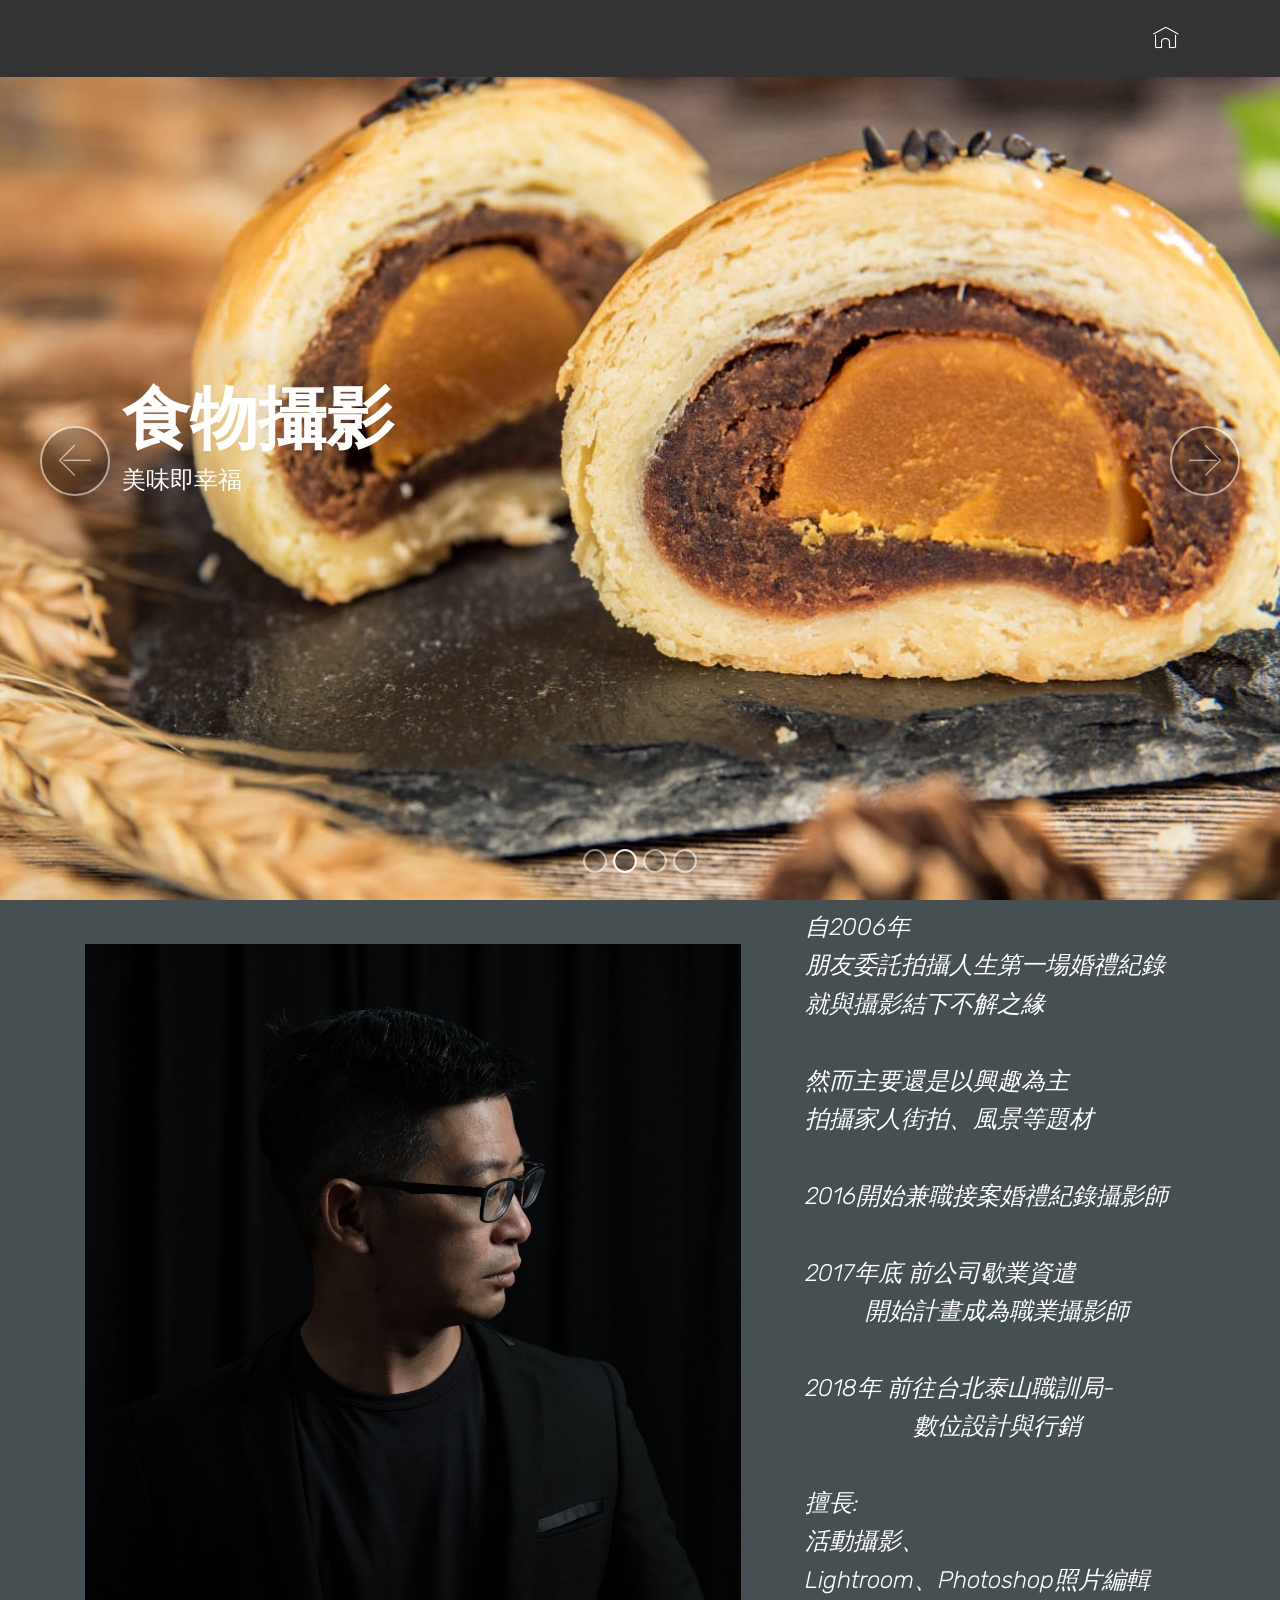
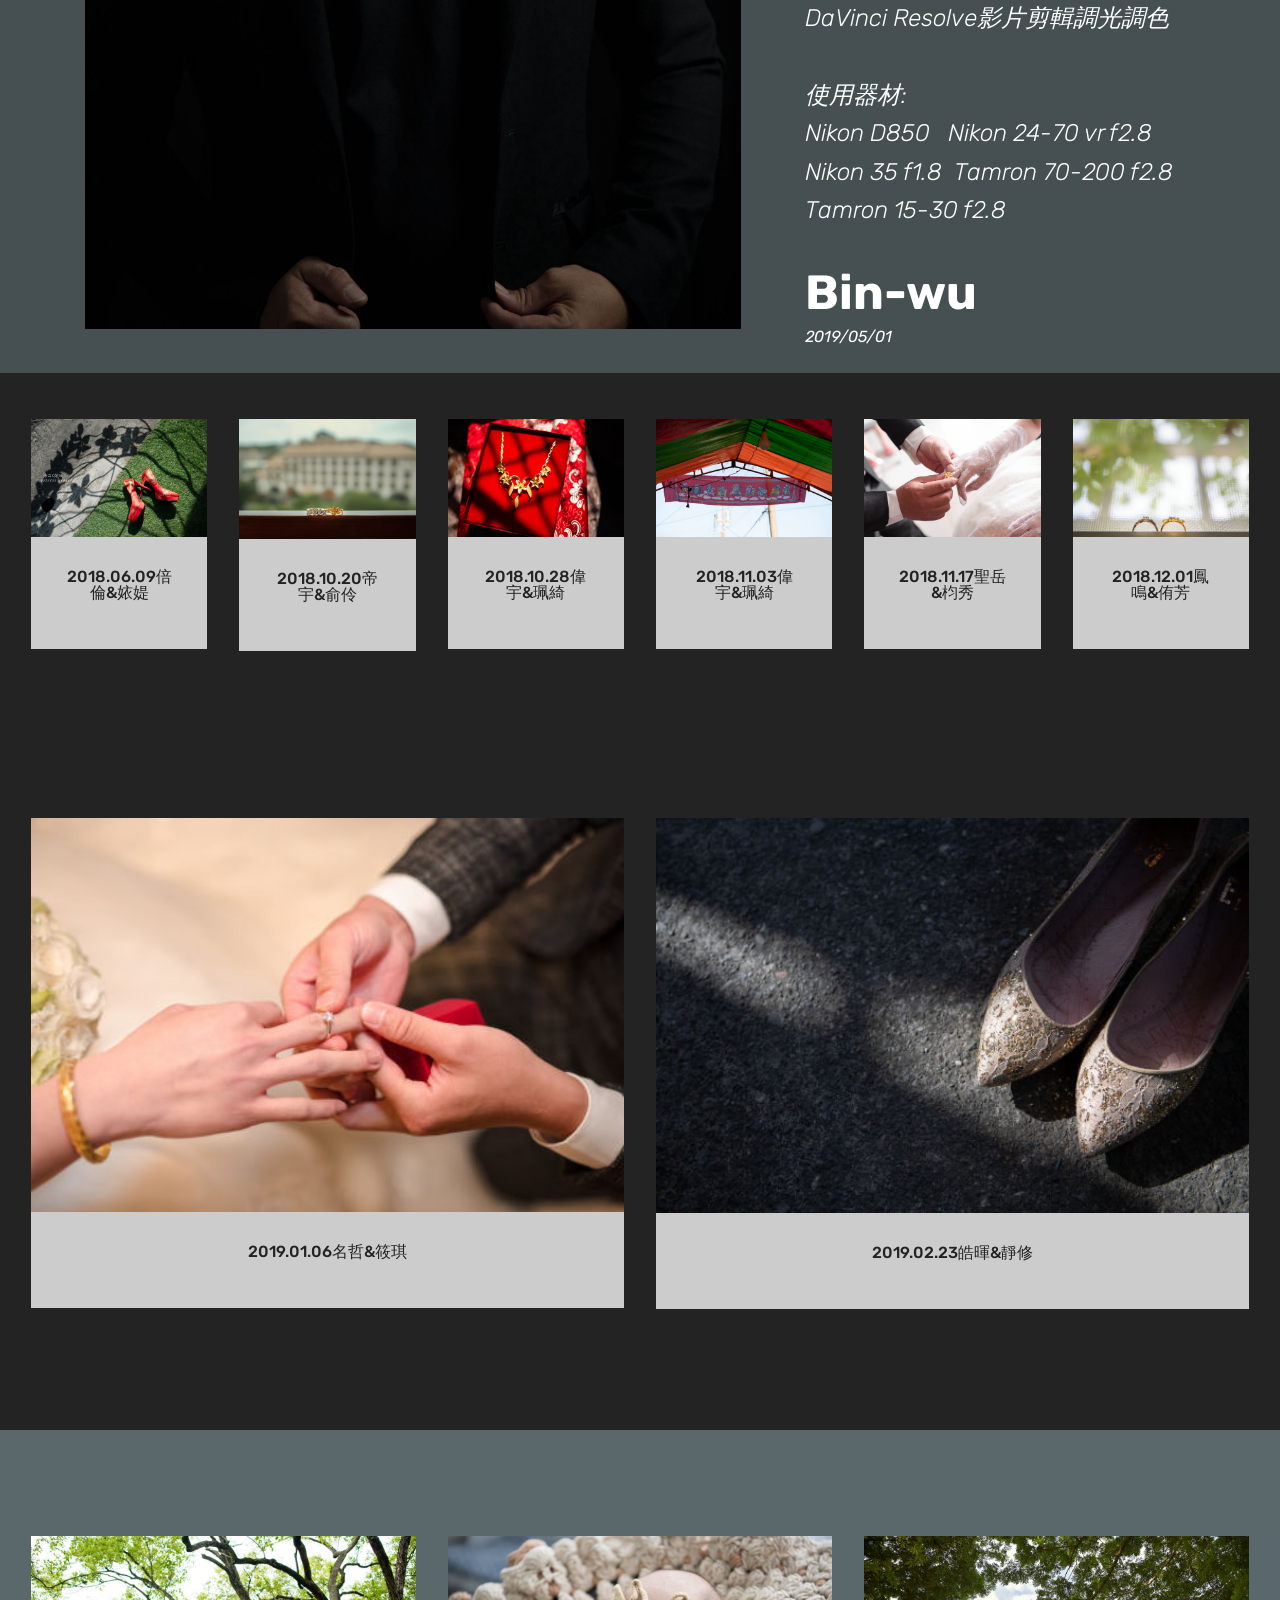
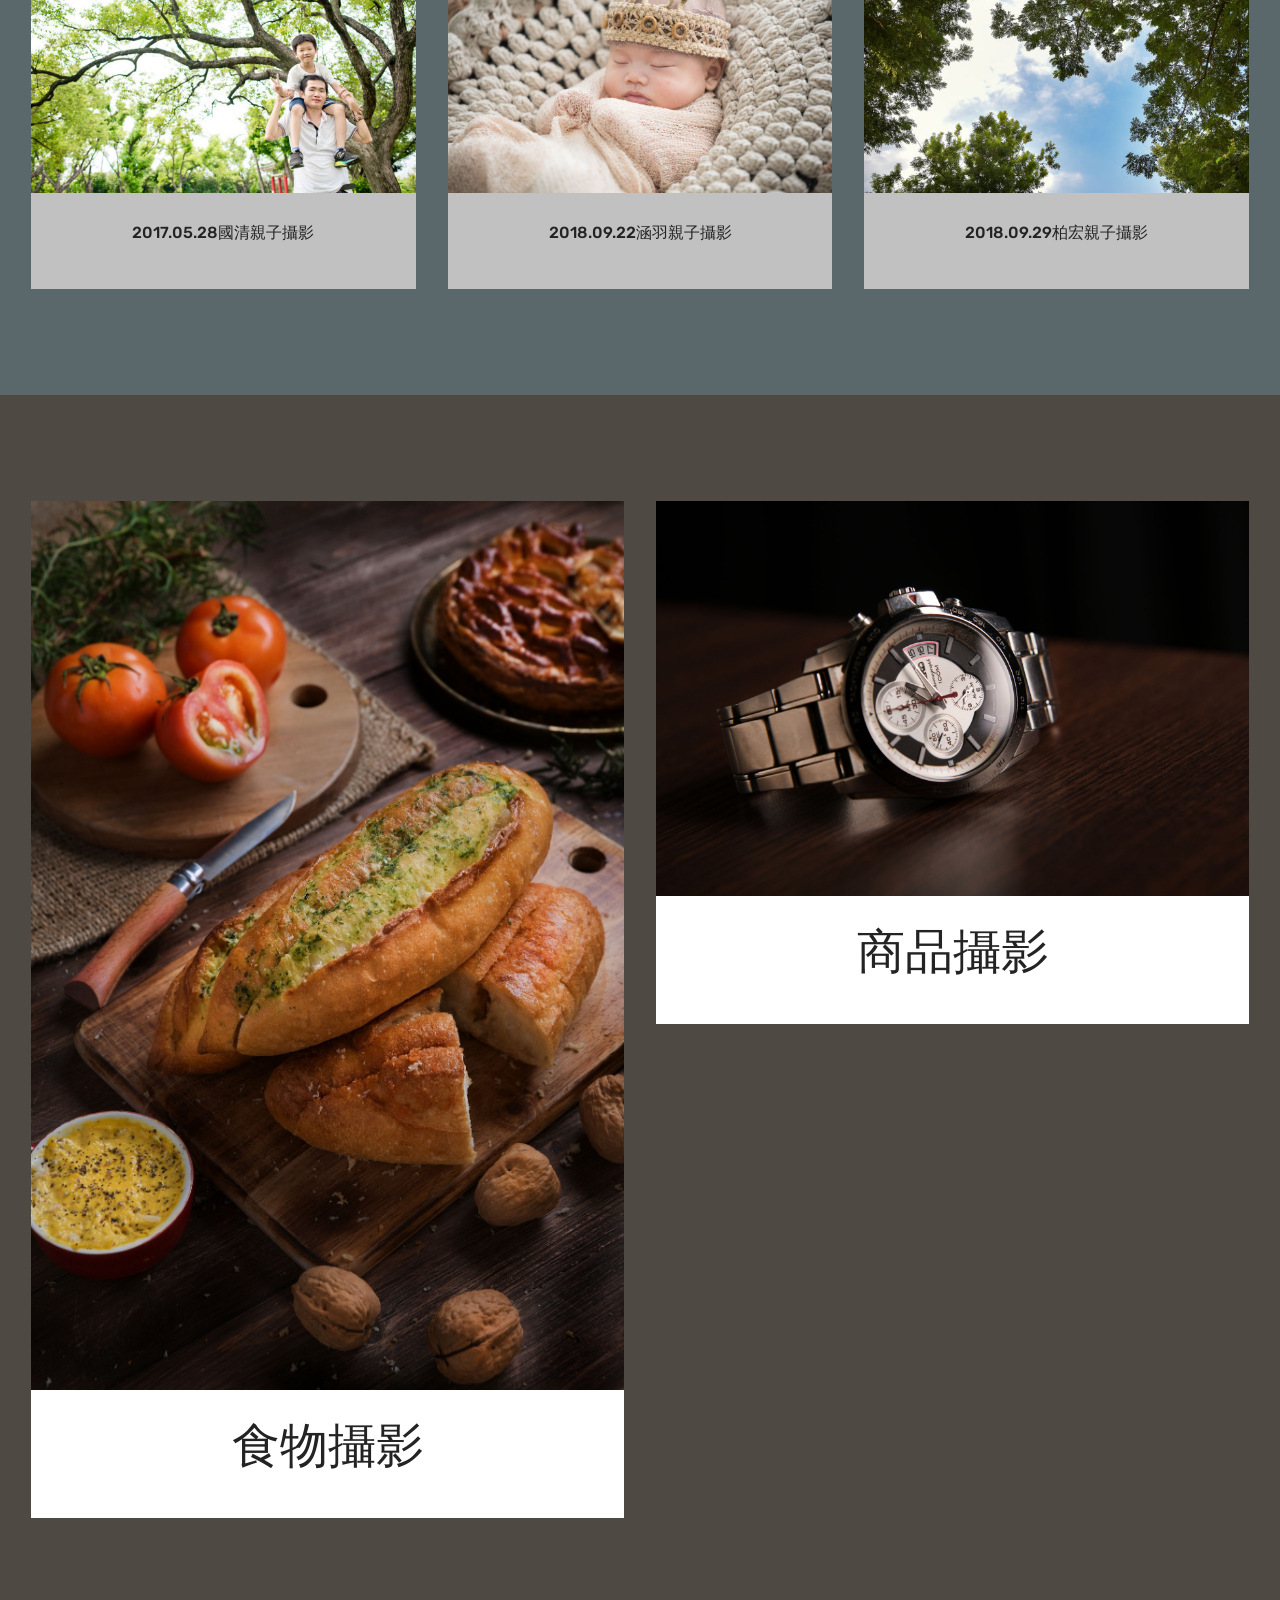
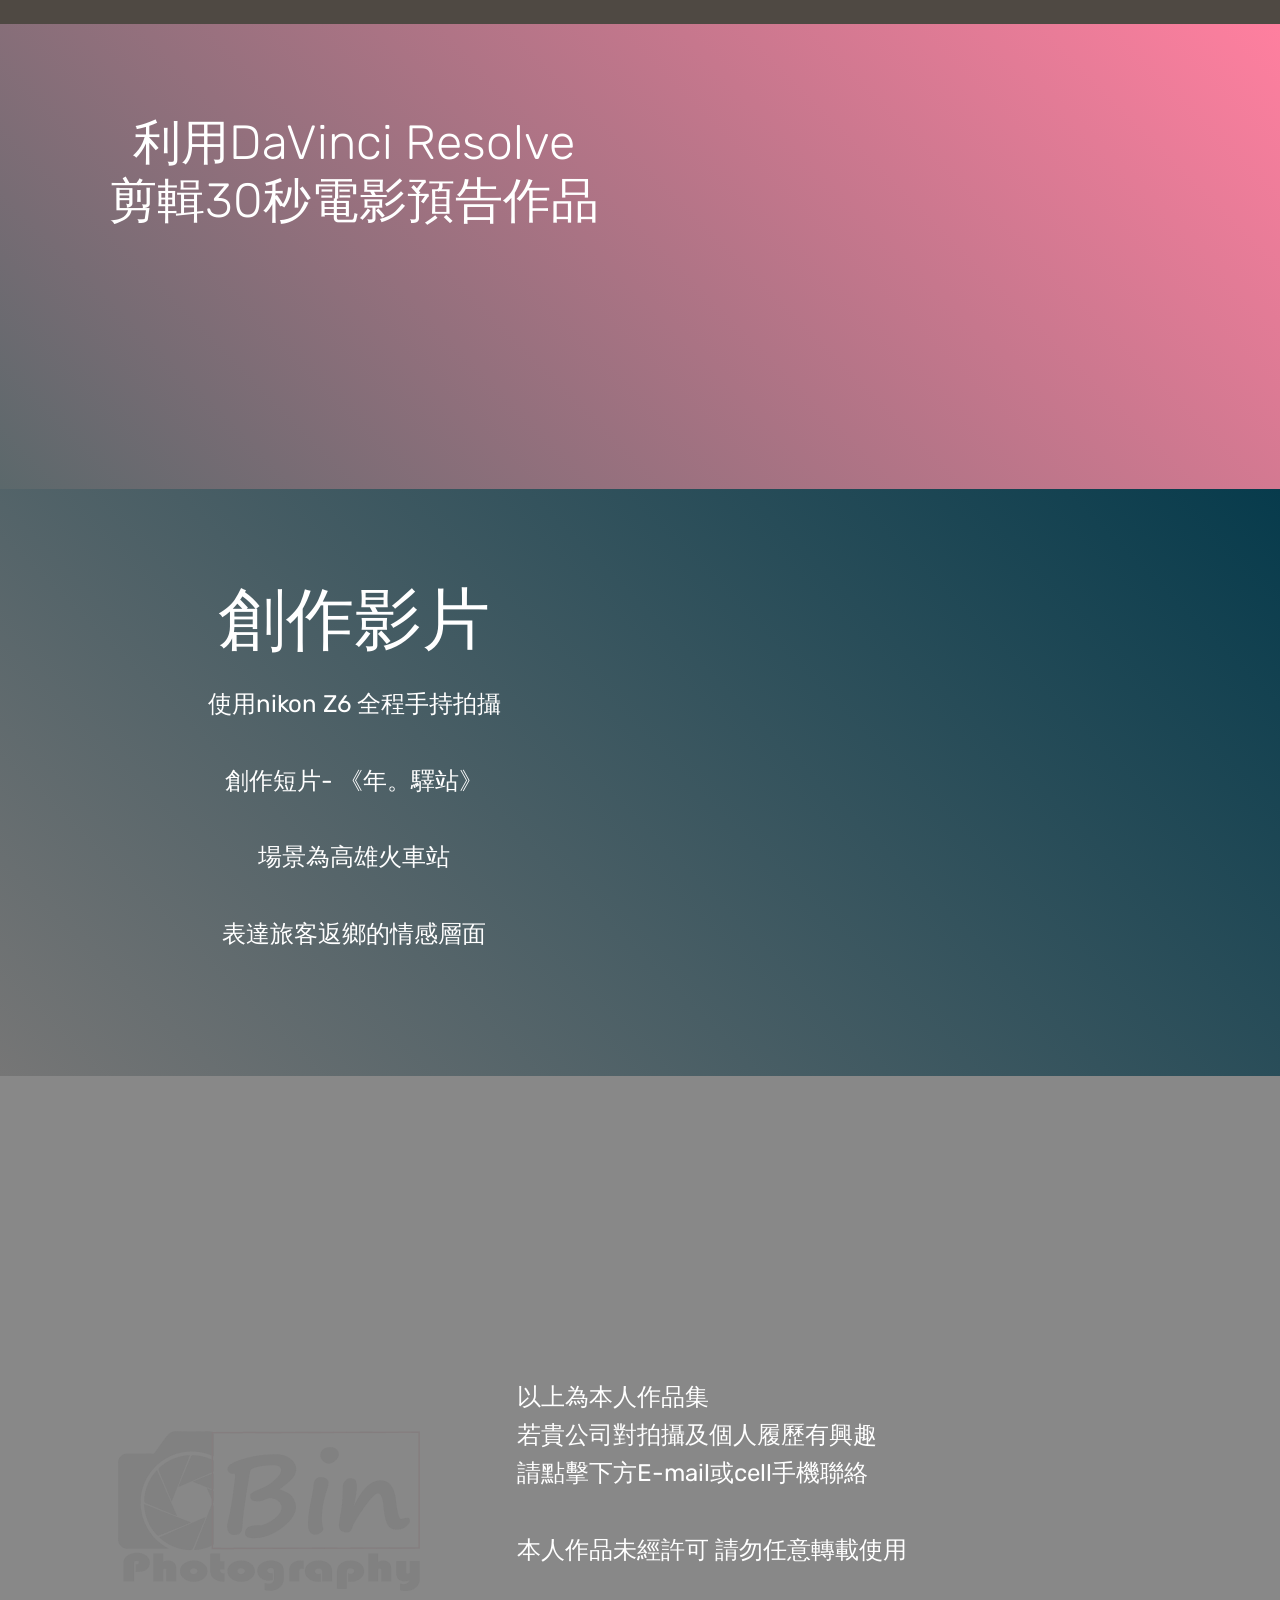
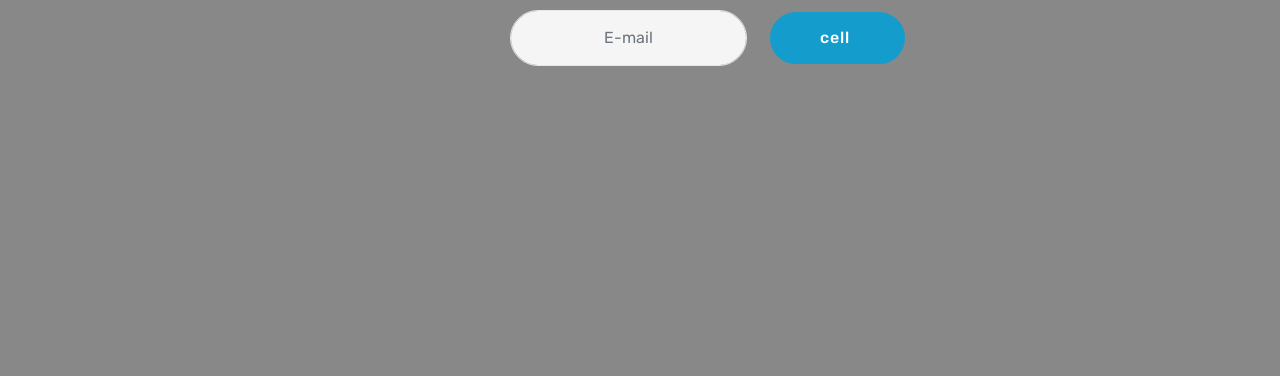
<file: index.html>
<!DOCTYPE html>
<html  >
<head>
  <!-- Site made with Mobirise Website Builder v4.9.7, https://mobirise.com -->
  <meta charset="UTF-8">
  <meta http-equiv="X-UA-Compatible" content="IE=edge">
  <meta name="generator" content="Mobirise v4.9.7, mobirise.com">
  <meta name="viewport" content="width=device-width, initial-scale=1, minimum-scale=1">
  <link rel="shortcut icon" href="assets/images/logo2.png" type="image/x-icon">
  <meta name="description" content="">
  
  <title>Home</title>
  <link rel="stylesheet" href="assets/web/assets/mobirise-icons/mobirise-icons.css">
  <link rel="stylesheet" href="assets/tether/tether.min.css">
  <link rel="stylesheet" href="assets/bootstrap/css/bootstrap.min.css">
  <link rel="stylesheet" href="assets/bootstrap/css/bootstrap-grid.min.css">
  <link rel="stylesheet" href="assets/bootstrap/css/bootstrap-reboot.min.css">
  <link rel="stylesheet" href="assets/dropdown/css/style.css">
  <link rel="stylesheet" href="assets/theme/css/style.css">
  <link rel="stylesheet" href="assets/mobirise/css/mbr-additional.css" type="text/css">
  
  
  
</head>
<body>
  <section class="menu cid-rnZrYlIkzL" once="menu" id="menu1-6">

    

    <nav class="navbar navbar-expand beta-menu navbar-dropdown align-items-center navbar-fixed-top navbar-toggleable-sm">
        <button class="navbar-toggler navbar-toggler-right" type="button" data-toggle="collapse" data-target="#navbarSupportedContent" aria-controls="navbarSupportedContent" aria-expanded="false" aria-label="Toggle navigation">
            <div class="hamburger">
                <span></span>
                <span></span>
                <span></span>
                <span></span>
            </div>
        </button>
        <div class="menu-logo">
            <div class="navbar-brand">
                
                
            </div>
        </div>
        <div class="collapse navbar-collapse" id="navbarSupportedContent">
            <ul class="navbar-nav nav-dropdown nav-right navbar-nav-top-padding" data-app-modern-menu="true"><li class="nav-item">
                    <a class="nav-link link text-white display-4" href="https://mobirise.co">
                        <span class="mbri-home mbr-iconfont mbr-iconfont-btn"></span></a>
                </li></ul>
            
        </div>
    </nav>
</section>

<section class="engine"><a href="https://mobirise.info/y">html site templates</a></section><section class="carousel slide cid-rnZk8tHdc0" data-interval="false" id="slider1-1">

    

    <div class="full-screen"><div class="mbr-slider slide carousel" data-pause="true" data-keyboard="false" data-ride="false" data-interval="false"><ol class="carousel-indicators"><li data-app-prevent-settings="" data-target="#slider1-1" data-slide-to="0"></li><li data-app-prevent-settings="" data-target="#slider1-1" class=" active" data-slide-to="1"></li><li data-app-prevent-settings="" data-target="#slider1-1" data-slide-to="2"></li><li data-app-prevent-settings="" data-target="#slider1-1" data-slide-to="3"></li></ol><div class="carousel-inner" role="listbox"><div class="carousel-item slider-fullscreen-image" data-bg-video-slide="false" style="background-image: url(assets/images/dsc-7472-2000x1333.jpg);"><div class="container container-slide"><div class="image_wrapper"><div class="mbr-overlay" style="opacity: 0;"></div><img src="assets/images/dsc-7472-2000x1333.jpg"><div class="carousel-caption justify-content-center"><div class="col-10 align-right"><h2 class="mbr-fonts-style display-1"><strong>商品攝影</strong></h2><p class="lead mbr-text mbr-fonts-style display-5">光影=質感<br></p></div></div></div></div></div><div class="carousel-item slider-fullscreen-image active" data-bg-video-slide="false" style="background-image: url(assets/images/dsc-4389-2000x1335.jpg);"><div class="container container-slide"><div class="image_wrapper"><div class="mbr-overlay" style="opacity: 0;"></div><img src="assets/images/dsc-4389-2000x1335.jpg"><div class="carousel-caption justify-content-center"><div class="col-10 align-right"><h2 class="mbr-fonts-style display-1"><strong>食物攝影</strong></h2><p class="lead mbr-text mbr-fonts-style display-5">美味即幸福</p></div></div></div></div></div><div class="carousel-item slider-fullscreen-image" data-bg-video-slide="false" style="background-image: url(assets/images/dsc-4799-2000x1335.jpg);"><div class="container container-slide"><div class="image_wrapper"><div class="mbr-overlay" style="opacity: 0;"></div><img src="assets/images/dsc-4799-2000x1335.jpg"><div class="carousel-caption justify-content-center"><div class="col-10 align-left"><h2 class="mbr-fonts-style display-1">親子攝影</h2><p class="lead mbr-text mbr-fonts-style display-5">記錄=一輩子的珍藏<br></p></div></div></div></div></div><div class="carousel-item slider-fullscreen-image" data-bg-video-slide="false" style="background-image: url(assets/images/bin42-2000x1335.jpg);"><div class="container container-slide"><div class="image_wrapper"><div class="mbr-overlay" style="opacity: 0;"></div><img src="assets/images/bin42-2000x1335.jpg"><div class="carousel-caption justify-content-center"><div class="col-10 align-left"><h2 class="mbr-fonts-style display-1">婚禮攝影</h2><p class="lead mbr-text mbr-fonts-style display-5">捕捉幸福瞬間</p></div></div></div></div></div></div><a data-app-prevent-settings="" class="carousel-control carousel-control-prev" role="button" data-slide="prev" href="#slider1-1"><span aria-hidden="true" class="mbri-left mbr-iconfont"></span><span class="sr-only">Previous</span></a><a data-app-prevent-settings="" class="carousel-control carousel-control-next" role="button" data-slide="next" href="#slider1-1"><span aria-hidden="true" class="mbri-right mbr-iconfont"></span><span class="sr-only">Next</span></a></div></div>

</section>

<section class="testimonials2 cid-rnZkcZniSH" id="testimonials2-2">

    

    

    <div class="container">
        <div class="media-container-row">
            <div class="mbr-figure pr-lg-5" style="width: 175%;">
              <img src="assets/images/dsc-6300-1162x1743.jpg" alt="" title="">
            </div>
            <div class="media-content px-3 align-self-center mbr-white py-2">
                    <p class="mbr-text testimonial-text mbr-fonts-style display-5">
                       自2006年<br>朋友委託拍攝人生第一場婚禮紀錄<br>就與攝影結下不解之緣<br><br>然而主要還是以興趣為主<br>拍攝家人街拍、風景等題材<br><br>2016開始兼職接案婚禮紀錄攝影師<br><br>2017年底 前公司歇業資遣 <br>&nbsp; &nbsp; &nbsp; &nbsp; &nbsp; 開始計畫成為職業攝影師<br><br>2018年 前往台北泰山職訓局-<br>&nbsp; &nbsp; &nbsp; &nbsp; &nbsp; &nbsp; &nbsp; &nbsp; &nbsp; 數位設計與行銷<br><br>擅長:<br>活動攝影、 <br>Lightroom、Photoshop照片編輯<br>DaVinci Resolve影片剪輯調光調色<br><br>使用器材:<br>Nikon D850 &nbsp; Nikon 24-70 vr f2.8<br> Nikon 35 f1.8 &nbsp;Tamron 70-200 f2.8<br> Tamron 15-30 f2.8&nbsp; &nbsp; &nbsp; &nbsp;&nbsp;</p>
                    <p class="mbr-author-name pt-4 mb-2 mbr-fonts-style display-2">
                       Bin-wu</p>
                    <p class="mbr-author-desc mbr-fonts-style display-7"><em>2019/05/01</em></p>
            </div>
        </div>
    </div>
</section>

<section class="features17 cid-rpaQNnFiEL" id="features17-9">
    
    

    
    <div class="container-fluid">
        <div class="media-container-row">
            <div class="card p-3 col-12 col-md-6 col-lg-2">
                <div class="card-wrapper">
                    <div class="card-img">
                        <a href="https://photos.app.goo.gl/yZDki1UooLAvx8bR8"><img src="assets/images/bin44-1-560x374.jpg" alt="Mobirise" title=""></a>
                    </div>
                    <div class="card-box">
                        <h4 class="card-title pb-3 mbr-fonts-style display-4">
                            2018.06.09倍倫&amp;㛄媞
                        </h4>
                        
                    </div>
                </div>
            </div>

            <div class="card p-3 col-12 col-md-6 col-lg-2">
                <div class="card-wrapper">
                    <div class="card-img">
                        <a href="https://photos.app.goo.gl/t4s42gU7wZ6ZVGpNA"><img src="assets/images/bin-28-560x380.jpg" alt="Mobirise" title=""></a>
                    </div>
                    <div class="card-box">
                        <h4 class="card-title pb-3 mbr-fonts-style display-7">
                            2018.10.20帝宇&amp;俞伶
                        </h4>
                        
                    </div>
                </div>
            </div>

            <div class="card p-3 col-12 col-md-6 col-lg-2">
                <div class="card-wrapper">
                    <div class="card-img">
                        <a href="https://photos.app.goo.gl/gUxTBCY1gYX2NDvJA" target="_blank"><img src="assets/images/bin0176-560x374.jpg" alt="Mobirise" title=""></a>
                    </div>
                    <div class="card-box">
                        <h4 class="card-title pb-3 mbr-fonts-style display-7">
                            2018.10.28偉宇&amp;珮綺
                        </h4>
                        
                    </div>
                </div>
            </div>

            <div class="card p-3 col-12 col-md-6 col-lg-2">
                <div class="card-wrapper">
                    <div class="card-img">
                        <a href="https://photos.app.goo.gl/uSe58xHfR47RBtwDA" target="_blank"><img src="assets/images/bin1-41-560x374.jpg" alt="Mobirise" title=""></a>
                    </div>
                    <div class="card-box">
                        <h4 class="card-title pb-3 mbr-fonts-style display-7">
                            2018.11.03偉宇&amp;珮綺
                        </h4>
                        
                    </div>
                </div>
            </div>
            <div class="card p-3 col-12 col-md-6 col-lg-2">
                <div class="card-wrapper">
                    <div class="card-img">
                        <a href="https://photos.app.goo.gl/2Q7uNq4eozdA8tmU9" target="_blank"><img src="assets/images/bin3-95-560x373.jpg" alt="Mobirise" title=""></a>
                    </div>
                    <div class="card-box">
                        <h4 class="card-title pb-3 mbr-fonts-style display-7">
                            2018.11.17聖岳&amp;枃秀
                        </h4>
                        
                    </div>
                </div>
            </div>
            <div class="card p-3 col-12 col-md-6 col-lg-2">
                <div class="card-wrapper">
                    <div class="card-img">
                        <a href="https://photos.app.goo.gl/4TPS18g6dmCDbwBy6" target="_blank"><img src="assets/images/bin233-560x373.jpg" alt="Mobirise" title=""></a>
                    </div>
                    <div class="card-box">
                        <h4 class="card-title pb-3 mbr-fonts-style display-7">
                            2018.12.01鳳鳴&amp;侑芳
                        </h4>
                        
                    </div>
                </div>
            </div>
        </div>
    </div>
</section>

<section class="features17 cid-rpbmGSSuOl" id="features17-a">
    
    

    
    <div class="container-fluid">
        <div class="media-container-row">
            <div class="card p-3 col-12 col-md-6">
                <div class="card-wrapper">
                    <div class="card-img">
                        <a href="https://photos.app.goo.gl/x18SUyXtAfBB3Qfd9"><img src="assets/images/bin191-560x374.jpg" alt="Mobirise" title=""></a>
                    </div>
                    <div class="card-box">
                        <h4 class="card-title pb-3 mbr-fonts-style display-7">
                            2019.01.06名哲&amp;筱琪
                        </h4>
                        
                    </div>
                </div>
            </div>

            <div class="card p-3 col-12 col-md-6">
                <div class="card-wrapper">
                    <div class="card-img">
                        <a href="https://photos.app.goo.gl/cLfUfji9RWYYqcnZ7" target="_blank"><img src="assets/images/bin-40-560x373.jpg" alt="Mobirise" title=""></a>
                    </div>
                    <div class="card-box">
                        <h4 class="card-title pb-3 mbr-fonts-style display-7">
                            2019.02.23皓暉&amp;靜修
                        </h4>
                        
                    </div>
                </div>
            </div>

            

            
            
            
        </div>
    </div>
</section>

<section class="features17 cid-rpbmIzZxMz" id="features17-b">
    
    

    
    <div class="container-fluid">
        <div class="media-container-row">
            <div class="card p-3 col-12 col-md-6 col-lg-4">
                <div class="card-wrapper">
                    <div class="card-img">
                        <a href="https://photos.app.goo.gl/zgeJSYm6PCJ7PfMR9"><img src="assets/images/bin-7216-560x374.jpg" alt="Mobirise" title=""></a>
                    </div>
                    <div class="card-box">
                        <h4 class="card-title pb-3 mbr-fonts-style display-7">
                            2017.05.28國清親子攝影</h4>
                        
                    </div>
                </div>
            </div>

            <div class="card p-3 col-12 col-md-6 col-lg-4">
                <div class="card-wrapper">
                    <div class="card-img">
                        <a href="https://photos.app.goo.gl/B47oCDzyFEoJpn4r9" target="_blank"><img src="assets/images/dsc-4799-560x374.jpg" alt="Mobirise" title=""></a>
                    </div>
                    <div class="card-box">
                        <h4 class="card-title pb-3 mbr-fonts-style display-7">
                            2018.09.22涵羽親子攝影
                        </h4>
                        
                    </div>
                </div>
            </div>

            <div class="card p-3 col-12 col-md-6 col-lg-4">
                <div class="card-wrapper">
                    <div class="card-img">
                        <a href="https://photos.app.goo.gl/8Ra9ACeErbppNis67" target="_blank"><img src="assets/images/dsc-5101-560x374.jpg" alt="Mobirise" title=""></a>
                    </div>
                    <div class="card-box">
                        <h4 class="card-title pb-3 mbr-fonts-style display-7">
                            2018.09.29柏宏親子攝影
                        </h4>
                        
                    </div>
                </div>
            </div>

            
            
            
        </div>
    </div>
</section>

<section class="features17 cid-rpbmJUg3YZ" id="features17-c">
    
    

    
    <div class="container-fluid">
        <div class="media-container-row">
            <div class="card p-3 col-12 col-md-6">
                <div class="card-wrapper">
                    <div class="card-img">
                        <a href="https://photos.app.goo.gl/jMg5FcUrP4UNQL479" target="_blank"><img src="assets/images/dsc-4943354-1267x1900.jpg" alt="Mobirise" title=""></a>
                    </div>
                    <div class="card-box">
                        <h4 class="card-title pb-3 mbr-fonts-style display-2">
                            食物攝影</h4>
                        
                    </div>
                </div>
            </div>

            <div class="card p-3 col-12 col-md-6">
                <div class="card-wrapper">
                    <div class="card-img">
                        <a href="https://photos.app.goo.gl/QdWoQhpnATaFnMa5A" target="_blank"><img src="assets/images/dsc-7472-1810x1206.jpg" alt="Mobirise" title=""></a>
                    </div>
                    <div class="card-box">
                        <h4 class="card-title pb-3 mbr-fonts-style display-2">
                            商品攝影</h4>
                        
                    </div>
                </div>
            </div>

            

            
            
            
        </div>
    </div>
</section>

<section class="header7 cid-rpbRDUaho2" id="header7-d">

    

    

    <div class="container">
        <div class="media-container-row">

            <div class="media-content align-right">
                <h1 class="mbr-section-title mbr-white pb-3 mbr-fonts-style display-2">利用DaVinci Resolve <br>剪輯30秒電影預告作品</h1>
                <div class="mbr-section-text mbr-white pb-3">
                    
                </div>
                
            </div>

            <div class="mbr-figure" style="width: 100%;"><iframe class="mbr-embedded-video" src="https://www.youtube.com/embed/RfBR26FEy-8?rel=0&amp;amp;showinfo=0&amp;autoplay=1&amp;loop=0" width="1280" height="720" frameborder="0" allowfullscreen></iframe></div>

        </div>
    </div>
</section>

<section class="header7 cid-rpbSJNPNep" id="header7-e">

    

    

    <div class="container">
        <div class="media-container-row">

            <div class="media-content align-right">
                <h1 class="mbr-section-title mbr-white pb-3 mbr-fonts-style display-1">創作影片</h1>
                <div class="mbr-section-text mbr-white pb-3">
                    <p class="mbr-text mbr-fonts-style display-5">使用nikon Z6 全程手持拍攝
<br>
<br>創作短片- 《年。驛站》
<br>
<br>場景為高雄火車站
<br>
<br>表達旅客返鄉的情感層面</p>
                </div>
                
            </div>

            <div class="mbr-figure" style="width: 100%;"><iframe class="mbr-embedded-video" src="https://www.youtube.com/embed/0-bAtIuRvdY?rel=0&amp;amp;showinfo=0&amp;autoplay=0&amp;loop=0" width="1280" height="720" frameborder="0" allowfullscreen></iframe></div>

        </div>
    </div>
</section>

<section class="header14 cid-rpbXee0gC4 mbr-fullscreen mbr-parallax-background" id="header14-g">

    

    <div class="mbr-overlay" style="opacity: 0.5; background-color: rgb(35, 35, 35);">
    </div>

    <div class="container">
        <div class="media-container-row">

            <div class="mbr-figure" style="width: 60%;">
                <img src="assets/images/-1-6-736x520.png" alt="Mobirise" title="">
            </div>

            <div class="media-content">
                
                
                <div class="mbr-section-text  pb-3 ">
                    <p class="mbr-text align-left mbr-white mbr-fonts-style display-5">
                        以上為本人作品集<br>若貴公司對拍攝及個人履歷有興趣<br>請點擊下方E-mail或cell手機聯絡<br><br>本人作品未經許可 請勿任意轉載使用</p>
                </div>

                <div class="media-container-column" data-form-type="formoid">
                    <!---Formbuilder Form--->
                    <form action="https://mobirise.com/" method="POST" class="mbr-form form-with-styler" data-form-title="Mobirise Form"><input type="hidden" name="email" data-form-email="true" value="pichNqgcQHNCLt9vnhkqMRJd45+kULpaXRZhmW97rEaC4SeesljYGinkbD4GpwcN1zkZxRTPkrq3qw9gc6OTlPD7W9AlsGmU6tO/Fk0XC+aWmo+tOgF65G2B1c6/oY9k">
                        <div class="row form-inline">
                            <div hidden="hidden" data-form-alert="" class="alert alert-success col-12">Thanks for filling out the form!</div>
                            <div hidden="hidden" data-form-alert-danger="" class="alert alert-danger col-12">
                            </div>
                        </div>
                        <div class="dragArea row form-inline">
                            <div class="col-auto form-group" data-for="email">
                                <input type="email" name="email" placeholder="E-mail" data-form-field="Email" required="required" class="form-control input-sm input-inverse display-7" id="email-header14-g">
                            </div>
                            <div class="col-auto buttons-wrap"><button type="submit" class="btn btn-primary display-4" href="tel:0963466330">cell&nbsp;</button></div>
                        </div>
                    </form><!---Formbuilder Form--->
                </div>
            </div>
        </div>
    </div>
</section>


  <script src="assets/web/assets/jquery/jquery.min.js"></script>
  <script src="assets/popper/popper.min.js"></script>
  <script src="assets/tether/tether.min.js"></script>
  <script src="assets/bootstrap/js/bootstrap.min.js"></script>
  <script src="assets/smoothscroll/smooth-scroll.js"></script>
  <script src="assets/ytplayer/jquery.mb.ytplayer.min.js"></script>
  <script src="assets/vimeoplayer/jquery.mb.vimeo_player.js"></script>
  <script src="assets/parallax/jarallax.min.js"></script>
  <script src="assets/bootstrapcarouselswipe/bootstrap-carousel-swipe.js"></script>
  <script src="assets/dropdown/js/script.min.js"></script>
  <script src="assets/touchswipe/jquery.touch-swipe.min.js"></script>
  <script src="assets/theme/js/script.js"></script>
  <script src="assets/slidervideo/script.js"></script>
  <script src="assets/formoid/formoid.min.js"></script>
  
  
</body>
</html>
</file>
<file: assets/web/assets/mobirise-icons/mobirise-icons.css>
@font-face {
  font-family: 'MobiriseIcons';
  src:  url('mobirise-icons.eot?spat4u');
  src:  url('mobirise-icons.eot?spat4u#iefix') format('embedded-opentype'),
    url('mobirise-icons.ttf?spat4u') format('truetype'),
    url('mobirise-icons.woff?spat4u') format('woff'),
    url('mobirise-icons.svg?spat4u#MobiriseIcons') format('svg');
  font-weight: normal;
  font-style: normal;
}

[class^="mbri-"], [class*=" mbri-"] {
  /* use !important to prevent issues with browser extensions that change fonts */
  font-family: MobiriseIcons !important;
  speak: none;
  font-style: normal;
  font-weight: normal;
  font-variant: normal;
  text-transform: none;
  line-height: 1;

  /* Better Font Rendering =========== */
  -webkit-font-smoothing: antialiased;
  -moz-osx-font-smoothing: grayscale;
}

.mbri-add-submenu:before {
  content: "\e900";
}
.mbri-alert:before {
  content: "\e901";
}
.mbri-align-center:before {
  content: "\e902";
}
.mbri-align-justify:before {
  content: "\e903";
}
.mbri-align-left:before {
  content: "\e904";
}
.mbri-align-right:before {
  content: "\e905";
}
.mbri-android:before {
  content: "\e906";
}
.mbri-apple:before {
  content: "\e907";
}
.mbri-arrow-down:before {
  content: "\e908";
}
.mbri-arrow-next:before {
  content: "\e909";
}
.mbri-arrow-prev:before {
  content: "\e90a";
}
.mbri-arrow-up:before {
  content: "\e90b";
}
.mbri-bold:before {
  content: "\e90c";
}
.mbri-bookmark:before {
  content: "\e90d";
}
.mbri-bootstrap:before {
  content: "\e90e";
}
.mbri-briefcase:before {
  content: "\e90f";
}
.mbri-browse:before {
  content: "\e910";
}
.mbri-bulleted-list:before {
  content: "\e911";
}
.mbri-calendar:before {
  content: "\e912";
}
.mbri-camera:before {
  content: "\e913";
}
.mbri-cart-add:before {
  content: "\e914";
}
.mbri-cart-full:before {
  content: "\e915";
}
.mbri-cash:before {
  content: "\e916";
}
.mbri-change-style:before {
  content: "\e917";
}
.mbri-chat:before {
  content: "\e918";
}
.mbri-clock:before {
  content: "\e919";
}
.mbri-close:before {
  content: "\e91a";
}
.mbri-cloud:before {
  content: "\e91b";
}
.mbri-code:before {
  content: "\e91c";
}
.mbri-contact-form:before {
  content: "\e91d";
}
.mbri-credit-card:before {
  content: "\e91e";
}
.mbri-cursor-click:before {
  content: "\e91f";
}
.mbri-cust-feedback:before {
  content: "\e920";
}
.mbri-database:before {
  content: "\e921";
}
.mbri-delivery:before {
  content: "\e922";
}
.mbri-desktop:before {
  content: "\e923";
}
.mbri-devices:before {
  content: "\e924";
}
.mbri-down:before {
  content: "\e925";
}
.mbri-download:before {
  content: "\e989";
}
.mbri-drag-n-drop:before {
  content: "\e927";
}
.mbri-drag-n-drop2:before {
  content: "\e928";
}
.mbri-edit:before {
  content: "\e929";
}
.mbri-edit2:before {
  content: "\e92a";
}
.mbri-error:before {
  content: "\e92b";
}
.mbri-extension:before {
  content: "\e92c";
}
.mbri-features:before {
  content: "\e92d";
}
.mbri-file:before {
  content: "\e92e";
}
.mbri-flag:before {
  content: "\e92f";
}
.mbri-folder:before {
  content: "\e930";
}
.mbri-gift:before {
  content: "\e931";
}
.mbri-github:before {
  content: "\e932";
}
.mbri-globe:before {
  content: "\e933";
}
.mbri-globe-2:before {
  content: "\e934";
}
.mbri-growing-chart:before {
  content: "\e935";
}
.mbri-hearth:before {
  content: "\e936";
}
.mbri-help:before {
  content: "\e937";
}
.mbri-home:before {
  content: "\e938";
}
.mbri-hot-cup:before {
  content: "\e939";
}
.mbri-idea:before {
  content: "\e93a";
}
.mbri-image-gallery:before {
  content: "\e93b";
}
.mbri-image-slider:before {
  content: "\e93c";
}
.mbri-info:before {
  content: "\e93d";
}
.mbri-italic:before {
  content: "\e93e";
}
.mbri-key:before {
  content: "\e93f";
}
.mbri-laptop:before {
  content: "\e940";
}
.mbri-layers:before {
  content: "\e941";
}
.mbri-left-right:before {
  content: "\e942";
}
.mbri-left:before {
  content: "\e943";
}
.mbri-letter:before {
  content: "\e944";
}
.mbri-like:before {
  content: "\e945";
}
.mbri-link:before {
  content: "\e946";
}
.mbri-lock:before {
  content: "\e947";
}
.mbri-login:before {
  content: "\e948";
}
.mbri-logout:before {
  content: "\e949";
}
.mbri-magic-stick:before {
  content: "\e94a";
}
.mbri-map-pin:before {
  content: "\e94b";
}
.mbri-menu:before {
  content: "\e94c";
}
.mbri-mobile:before {
  content: "\e94d";
}
.mbri-mobile2:before {
  content: "\e94e";
}
.mbri-mobirise:before {
  content: "\e94f";
}
.mbri-more-horizontal:before {
  content: "\e950";
}
.mbri-more-vertical:before {
  content: "\e951";
}
.mbri-music:before {
  content: "\e952";
}
.mbri-new-file:before {
  content: "\e953";
}
.mbri-numbered-list:before {
  content: "\e954";
}
.mbri-opened-folder:before {
  content: "\e955";
}
.mbri-pages:before {
  content: "\e956";
}
.mbri-paper-plane:before {
  content: "\e957";
}
.mbri-paperclip:before {
  content: "\e958";
}
.mbri-photo:before {
  content: "\e959";
}
.mbri-photos:before {
  content: "\e95a";
}
.mbri-pin:before {
  content: "\e95b";
}
.mbri-play:before {
  content: "\e95c";
}
.mbri-plus:before {
  content: "\e95d";
}
.mbri-preview:before {
  content: "\e95e";
}
.mbri-print:before {
  content: "\e95f";
}
.mbri-protect:before {
  content: "\e960";
}
.mbri-question:before {
  content: "\e961";
}
.mbri-quote-left:before {
  content: "\e962";
}
.mbri-quote-right:before {
  content: "\e963";
}
.mbri-refresh:before {
  content: "\e964";
}
.mbri-responsive:before {
  content: "\e965";
}
.mbri-right:before {
  content: "\e966";
}
.mbri-rocket:before {
  content: "\e967";
}
.mbri-sad-face:before {
  content: "\e968";
}
.mbri-sale:before {
  content: "\e969";
}
.mbri-save:before {
  content: "\e96a";
}
.mbri-search:before {
  content: "\e96b";
}
.mbri-setting:before {
  content: "\e96c";
}
.mbri-setting2:before {
  content: "\e96d";
}
.mbri-setting3:before {
  content: "\e96e";
}
.mbri-share:before {
  content: "\e96f";
}
.mbri-shopping-bag:before {
  content: "\e970";
}
.mbri-shopping-basket:before {
  content: "\e971";
}
.mbri-shopping-cart:before {
  content: "\e972";
}
.mbri-sites:before {
  content: "\e973";
}
.mbri-smile-face:before {
  content: "\e974";
}
.mbri-speed:before {
  content: "\e975";
}
.mbri-star:before {
  content: "\e976";
}
.mbri-success:before {
  content: "\e977";
}
.mbri-sun:before {
  content: "\e978";
}
.mbri-sun2:before {
  content: "\e979";
}
.mbri-tablet:before {
  content: "\e97a";
}
.mbri-tablet-vertical:before {
  content: "\e97b";
}
.mbri-target:before {
  content: "\e97c";
}
.mbri-timer:before {
  content: "\e97d";
}
.mbri-to-ftp:before {
  content: "\e97e";
}
.mbri-to-local-drive:before {
  content: "\e97f";
}
.mbri-touch-swipe:before {
  content: "\e980";
}
.mbri-touch:before {
  content: "\e981";
}
.mbri-trash:before {
  content: "\e982";
}
.mbri-underline:before {
  content: "\e983";
}
.mbri-unlink:before {
  content: "\e984";
}
.mbri-unlock:before {
  content: "\e985";
}
.mbri-up-down:before {
  content: "\e986";
}
.mbri-up:before {
  content: "\e987";
}
.mbri-update:before {
  content: "\e988";
}
.mbri-upload:before {
 content: "\e926"; 
}
.mbri-user:before {
  content: "\e98a";
}
.mbri-user2:before {
  content: "\e98b";
}
.mbri-users:before {
  content: "\e98c";
}
.mbri-video:before {
  content: "\e98d";
}
.mbri-video-play:before {
  content: "\e98e";
}
.mbri-watch:before {
  content: "\e98f";
}
.mbri-website-theme:before {
  content: "\e990";
}
.mbri-wifi:before {
  content: "\e991";
}
.mbri-windows:before {
  content: "\e992";
}
.mbri-zoom-out:before {
  content: "\e993";
}
.mbri-redo:before {
  content: "\e994";
}
.mbri-undo:before {
  content: "\e995";
}
</file>
<file: assets/dropdown/css/style.css>
.navbar-dropdown {
  left: 0;
  padding: 0;
  position: absolute;
  right: 0;
  top: 0;
  transition: all 0.45s ease;
  z-index: 1030;
  background: #282828; }
  .navbar-dropdown .navbar-logo {
    margin-right: 0.8rem;
    transition: margin 0.3s ease-in-out;
    vertical-align: middle; }
    .navbar-dropdown .navbar-logo img {
      height: 3.125rem;
      transition: all 0.3s ease-in-out; }
    .navbar-dropdown .navbar-logo.mbr-iconfont {
      font-size: 3.125rem;
      line-height: 3.125rem; }
  .navbar-dropdown .navbar-caption {
    font-weight: 700;
    white-space: normal;
    vertical-align: -4px;
    line-height: 3.125rem !important; }
    .navbar-dropdown .navbar-caption, .navbar-dropdown .navbar-caption:hover {
      color: inherit;
      text-decoration: none; }
  .navbar-dropdown .mbr-iconfont + .navbar-caption {
    vertical-align: -1px; }
  .navbar-dropdown.navbar-fixed-top {
    position: fixed; }
  .navbar-dropdown .navbar-brand span {
    vertical-align: -4px; }
  .navbar-dropdown.bg-color.transparent {
    background: none; }
  .navbar-dropdown.navbar-short .navbar-brand {
    padding: 0.625rem 0; }
    .navbar-dropdown.navbar-short .navbar-brand span {
      vertical-align: -1px; }
  .navbar-dropdown.navbar-short .navbar-caption {
    line-height: 2.375rem !important;
    vertical-align: -2px; }
  .navbar-dropdown.navbar-short .navbar-logo {
    margin-right: 0.5rem; }
    .navbar-dropdown.navbar-short .navbar-logo img {
      height: 2.375rem; }
    .navbar-dropdown.navbar-short .navbar-logo.mbr-iconfont {
      font-size: 2.375rem;
      line-height: 2.375rem; }
  .navbar-dropdown.navbar-short .mbr-table-cell {
    height: 3.625rem; }
  .navbar-dropdown .navbar-close {
    left: 0.6875rem;
    position: fixed;
    top: 0.75rem;
    z-index: 1000; }
  .navbar-dropdown .hamburger-icon {
    content: "";
    display: inline-block;
    vertical-align: middle;
    width: 16px;
    -webkit-box-shadow: 0 -6px 0 1px #282828,0 0 0 1px #282828,0 6px 0 1px #282828;
    -moz-box-shadow: 0 -6px 0 1px #282828,0 0 0 1px #282828,0 6px 0 1px #282828;
    box-shadow: 0 -6px 0 1px #282828,0 0 0 1px #282828,0 6px 0 1px #282828; }

.dropdown-menu .dropdown-toggle[data-toggle="dropdown-submenu"]::after {
  border-bottom: 0.35em solid transparent;
  border-left: 0.35em solid;
  border-right: 0;
  border-top: 0.35em solid transparent;
  margin-left: 0.3rem; }

.dropdown-menu .dropdown-item:focus {
  outline: 0; }

.nav-dropdown {
  font-size: 0.75rem;
  font-weight: 500;
  height: auto !important; }
  .nav-dropdown .nav-btn {
    padding-left: 1rem; }
  .nav-dropdown .link {
    margin: .667em 1.667em;
    font-weight: 500;
    padding: 0;
    transition: color .2s ease-in-out; }
    .nav-dropdown .link.dropdown-toggle {
      margin-right: 2.583em; }
      .nav-dropdown .link.dropdown-toggle::after {
        margin-left: .25rem;
        border-top: 0.35em solid;
        border-right: 0.35em solid transparent;
        border-left: 0.35em solid transparent;
        border-bottom: 0; }
      .nav-dropdown .link.dropdown-toggle[aria-expanded="true"] {
        margin: 0;
        padding: 0.667em 3.263em  0.667em 1.667em; }
  .nav-dropdown .link::after,
  .nav-dropdown .dropdown-item::after {
    color: inherit; }
  .nav-dropdown .btn {
    font-size: 0.75rem;
    font-weight: 700;
    letter-spacing: 0;
    margin-bottom: 0;
    padding-left: 1.25rem;
    padding-right: 1.25rem; }
  .nav-dropdown .dropdown-menu {
    border-radius: 0;
    border: 0;
    left: 0;
    margin: 0;
    padding-bottom: 1.25rem;
    padding-top: 1.25rem;
    position: relative; }
  .nav-dropdown .dropdown-submenu {
    margin-left: 0.125rem;
    top: 0; }
  .nav-dropdown .dropdown-item {
    font-weight: 500;
    line-height: 2;
    padding: 0.3846em 4.615em 0.3846em 1.5385em;
    position: relative;
    transition: color .2s ease-in-out, background-color .2s ease-in-out; }
    .nav-dropdown .dropdown-item::after {
      margin-top: -0.3077em;
      position: absolute;
      right: 1.1538em;
      top: 50%; }
    .nav-dropdown .dropdown-item:focus, .nav-dropdown .dropdown-item:hover {
      background: none; }

@media (max-width: 767px) {
  .nav-dropdown.navbar-toggleable-sm {
    bottom: 0;
    display: none;
    left: 0;
    overflow-x: hidden;
    position: fixed;
    top: 0;
    transform: translateX(-100%);
    -ms-transform: translateX(-100%);
    -webkit-transform: translateX(-100%);
    width: 18.75rem;
    z-index: 999; } }
.nav-dropdown.navbar-toggleable-xl {
  bottom: 0;
  display: none;
  left: 0;
  overflow-x: hidden;
  position: fixed;
  top: 0;
  transform: translateX(-100%);
  -ms-transform: translateX(-100%);
  -webkit-transform: translateX(-100%);
  width: 18.75rem;
  z-index: 999; }

.nav-dropdown-sm {
  display: block !important;
  overflow-x: hidden;
  overflow: auto;
  padding-top: 3.875rem; }
  .nav-dropdown-sm::after {
    content: "";
    display: block;
    height: 3rem;
    width: 100%; }
  .nav-dropdown-sm.collapse.in ~ .navbar-close {
    display: block !important; }
  .nav-dropdown-sm.collapsing, .nav-dropdown-sm.collapse.in {
    transform: translateX(0);
    -ms-transform: translateX(0);
    -webkit-transform: translateX(0);
    transition: all 0.25s ease-out;
    -webkit-transition: all 0.25s ease-out;
    background: #282828; }
  .nav-dropdown-sm.collapsing[aria-expanded="false"] {
    transform: translateX(-100%);
    -ms-transform: translateX(-100%);
    -webkit-transform: translateX(-100%); }
  .nav-dropdown-sm .nav-item {
    display: block;
    margin-left: 0 !important;
    padding-left: 0; }
  .nav-dropdown-sm .link,
  .nav-dropdown-sm .dropdown-item {
    border-top: 1px dotted rgba(255, 255, 255, 0.1);
    font-size: 0.8125rem;
    line-height: 1.6;
    margin: 0 !important;
    padding: 0.875rem 2.4rem 0.875rem 1.5625rem !important;
    position: relative;
    white-space: normal; }
    .nav-dropdown-sm .link:focus, .nav-dropdown-sm .link:hover,
    .nav-dropdown-sm .dropdown-item:focus,
    .nav-dropdown-sm .dropdown-item:hover {
      background: rgba(0, 0, 0, 0.2) !important;
      color: #c0a375; }
  .nav-dropdown-sm .nav-btn {
    position: relative;
    padding: 1.5625rem 1.5625rem 0 1.5625rem; }
    .nav-dropdown-sm .nav-btn::before {
      border-top: 1px dotted rgba(255, 255, 255, 0.1);
      content: "";
      left: 0;
      position: absolute;
      top: 0;
      width: 100%; }
    .nav-dropdown-sm .nav-btn + .nav-btn {
      padding-top: 0.625rem; }
      .nav-dropdown-sm .nav-btn + .nav-btn::before {
        display: none; }
  .nav-dropdown-sm .btn {
    padding: 0.625rem 0; }
  .nav-dropdown-sm .dropdown-toggle[data-toggle="dropdown-submenu"]::after {
    margin-left: .25rem;
    border-top: 0.35em solid;
    border-right: 0.35em solid transparent;
    border-left: 0.35em solid transparent;
    border-bottom: 0; }
  .nav-dropdown-sm .dropdown-toggle[data-toggle="dropdown-submenu"][aria-expanded="true"]::after {
    border-top: 0;
    border-right: 0.35em solid transparent;
    border-left: 0.35em solid transparent;
    border-bottom: 0.35em solid; }
  .nav-dropdown-sm .dropdown-menu {
    margin: 0;
    padding: 0;
    position: relative;
    top: 0;
    left: 0;
    width: 100%;
    border: 0;
    float: none;
    border-radius: 0;
    background: none; }
  .nav-dropdown-sm .dropdown-submenu {
    left: 100%;
    margin-left: 0.125rem;
    margin-top: -1.25rem;
    top: 0; }

.navbar-toggleable-sm .nav-dropdown .dropdown-menu {
  position: absolute; }

.navbar-toggleable-sm .nav-dropdown .dropdown-submenu {
  left: 100%;
  margin-left: 0.125rem;
  margin-top: -1.25rem;
  top: 0; }

.navbar-toggleable-sm.opened .nav-dropdown .dropdown-menu {
  position: relative; }

.navbar-toggleable-sm.opened .nav-dropdown .dropdown-submenu {
  left: 0;
  margin-left: 00rem;
  margin-top: 0rem;
  top: 0; }

.is-builder .nav-dropdown.collapsing {
  transition: none !important; }

/*# sourceMappingURL=style.css.map */
</file>
<file: assets/theme/css/style.css>
/*!
 * Mobirise v4 theme (https://mobirise.com/)
 * Copyright 2017 Mobirise
 */
section {
  background-color: #eeeeee; }

section,
.container,
.container-fluid {
  position: relative;
  word-wrap: break-word; }

a.mbr-iconfont:hover {
  text-decoration: none; }

.article .lead p, .article .lead ul, .article .lead ol, .article .lead pre, .article .lead blockquote {
  margin-bottom: 0; }

a {
  font-style: normal;
  font-weight: 400;
  cursor: pointer; }
  a, a:hover {
    text-decoration: none; }

figure {
  margin-bottom: 0; }

body {
  color: #232323; }

h1, h2, h3, h4, h5, h6,
.h1, .h2, .h3, .h4, .h5, .h6,
.display-1, .display-2, .display-3, .display-4 {
  line-height: 1;
  word-break: break-word;
  word-wrap: break-word; }

b, strong {
  font-weight: bold; }

blockquote {
  padding: 10px 0 10px 20px;
  position: relative;
  border-left: 2px solid;
  border-color: #ff3366; }

input:-webkit-autofill, input:-webkit-autofill:hover, input:-webkit-autofill:focus, input:-webkit-autofill:active {
  transition-delay: 9999s;
  transition-property: background-color, color; }

textarea[type="hidden"] {
  display: none; }

body {
  position: relative; }

section {
  background-position: 50% 50%;
  background-repeat: no-repeat;
  background-size: cover; }
  section .mbr-background-video,
  section .mbr-background-video-preview {
    position: absolute;
    bottom: 0;
    left: 0;
    right: 0;
    top: 0; }

.hidden {
  visibility: hidden; }

.mbr-z-index20 {
  z-index: 20; }

/*! Base colors */
.mbr-white {
  color: #ffffff; }

.mbr-black {
  color: #000000; }

.mbr-bg-white {
  background-color: #ffffff; }

.mbr-bg-black {
  background-color: #000000; }

/*! Text-aligns */
.align-left {
  text-align: left; }

.align-center {
  text-align: center; }

.align-right {
  text-align: right; }

@media (max-width: 767px) {
  .align-left, .align-center, .align-right, .mbr-section-btn, .mbr-section-title {
    text-align: center; } }
/*! Font-weight  */
.mbr-light {
  font-weight: 300; }

.mbr-regular {
  font-weight: 400; }

.mbr-semibold {
  font-weight: 500; }

.mbr-bold {
  font-weight: 700; }

/*! Media  */
.media-size-item {
  -webkit-flex: 1 1 auto;
  -moz-flex: 1 1 auto;
  -ms-flex: 1 1 auto;
  -o-flex: 1 1 auto;
  flex: 1 1 auto; }

.media-content {
  -webkit-flex-basis: 100%;
  flex-basis: 100%; }

.media-container-row {
  display: -ms-flexbox;
  display: -webkit-flex;
  display: flex;
  -webkit-flex-direction: row;
  -ms-flex-direction: row;
  flex-direction: row;
  -webkit-flex-wrap: wrap;
  -ms-flex-wrap: wrap;
  flex-wrap: wrap;
  -webkit-justify-content: center;
  -ms-flex-pack: center;
  justify-content: center;
  -webkit-align-content: center;
  -ms-flex-line-pack: center;
  align-content: center;
  -webkit-align-items: start;
  -ms-flex-align: start;
  align-items: start; }
  .media-container-row .media-size-item {
    width: 400px; }

.media-container-column {
  display: -ms-flexbox;
  display: -webkit-flex;
  display: flex;
  -webkit-flex-direction: column;
  -ms-flex-direction: column;
  flex-direction: column;
  -webkit-flex-wrap: wrap;
  -ms-flex-wrap: wrap;
  flex-wrap: wrap;
  -webkit-justify-content: center;
  -ms-flex-pack: center;
  justify-content: center;
  -webkit-align-content: center;
  -ms-flex-line-pack: center;
  align-content: center;
  -webkit-align-items: stretch;
  -ms-flex-align: stretch;
  align-items: stretch; }
  .media-container-column > * {
    width: 100%; }

@media (min-width: 992px) {
  .media-container-row {
    -webkit-flex-wrap: nowrap;
    -ms-flex-wrap: nowrap;
    flex-wrap: nowrap; } }
figure {
  overflow: hidden; }

figure[mbr-media-size] {
  transition: width 0.1s; }

.mbr-figure img, .mbr-figure iframe {
  display: block;
  width: 100%; }

.card {
  background-color: transparent;
  border: none; }

.card-img {
  text-align: center;
  flex-shrink: 0;
  -webkit-flex-shrink: 0; }

.media {
  max-width: 100%;
  margin: 0 auto; }

.mbr-figure {
  -ms-flex-item-align: center;
  -ms-grid-row-align: center;
  -webkit-align-self: center;
  align-self: center; }

.media-container > div {
  max-width: 100%; }

.mbr-figure img, .card-img img {
  width: 100%; }

@media (max-width: 991px) {
  .media-size-item {
    width: auto !important; }

  .media {
    width: auto; }

  .mbr-figure {
    width: 100% !important; } }
/*! Buttons */
.mbr-section-btn {
  margin-left: -.25rem;
  margin-right: -.25rem;
  font-size: 0; }

nav .mbr-section-btn {
  margin-left: 0rem;
  margin-right: 0rem; }

/*! Btn icon margin */
.btn .mbr-iconfont, .btn.btn-sm .mbr-iconfont {
  cursor: pointer;
  margin-right: 0.5rem; }

.btn.btn-md .mbr-iconfont, .btn.btn-md .mbr-iconfont {
  margin-right: 0.8rem; }

.mbr-regular {
  font-weight: 400; }

.mbr-semibold {
  font-weight: 500; }

.mbr-bold {
  font-weight: 700; }

[type="submit"] {
  -webkit-appearance: none; }

/*! Full-screen */
.mbr-fullscreen .mbr-overlay {
  min-height: 100vh; }

.mbr-fullscreen {
  display: flex;
  display: -webkit-flex;
  display: -moz-flex;
  display: -ms-flex;
  display: -o-flex;
  align-items: center;
  -webkit-align-items: center;
  min-height: 100vh;
  padding-top: 3rem;
  padding-bottom: 3rem; }

/*! Map */
.map {
  height: 25rem;
  position: relative; }
  .map iframe {
    width: 100%;
    height: 100%; }

/* Form */
.form-asterisk {
  font-family: initial;
  position: absolute;
  top: -2px;
  font-weight: normal; }

/*! Scroll to top arrow */
.mbr-arrow-up {
  bottom: 25px;
  right: 90px;
  position: fixed;
  text-align: right;
  z-index: 5000;
  color: #ffffff;
  font-size: 32px;
  transform: rotate(180deg);
  -webkit-transform: rotate(180deg); }

.mbr-arrow-up a {
  background: rgba(0, 0, 0, 0.2);
  border-radius: 3px;
  color: #fff;
  display: inline-block;
  height: 60px;
  width: 60px;
  outline-style: none !important;
  position: relative;
  text-decoration: none;
  transition: all .3s ease-in-out;
  cursor: pointer;
  text-align: center; }
  .mbr-arrow-up a:hover {
    background-color: rgba(0, 0, 0, 0.4); }
  .mbr-arrow-up a i {
    line-height: 60px; }

.mbr-arrow-up-icon {
  display: block;
  color: #fff; }

.mbr-arrow-up-icon::before {
  content: "\203a";
  display: inline-block;
  font-family: serif;
  font-size: 32px;
  line-height: 1;
  font-style: normal;
  position: relative;
  top: 6px;
  left: -4px;
  -webkit-transform: rotate(-90deg);
  transform: rotate(-90deg); }

/*! Arrow Down */
.mbr-arrow {
  position: absolute;
  bottom: 45px;
  left: 50%;
  width: 60px;
  height: 60px;
  cursor: pointer;
  background-color: rgba(80, 80, 80, 0.5);
  border-radius: 50%;
  -webkit-transform: translateX(-50%);
  transform: translateX(-50%); }
  .mbr-arrow > a {
    display: inline-block;
    text-decoration: none;
    outline-style: none;
    -webkit-animation: arrowdown 1.7s ease-in-out infinite;
    animation: arrowdown 1.7s ease-in-out infinite; }
    .mbr-arrow > a > i {
      position: absolute;
      top: -2px;
      left: 15px;
      font-size: 2rem; }

@keyframes arrowdown {
  0% {
    transform: translateY(0px);
    -webkit-transform: translateY(0px); }
  50% {
    transform: translateY(-5px);
    -webkit-transform: translateY(-5px); }
  100% {
    transform: translateY(0px);
    -webkit-transform: translateY(0px); } }
@-webkit-keyframes arrowdown {
  0% {
    transform: translateY(0px);
    -webkit-transform: translateY(0px); }
  50% {
    transform: translateY(-5px);
    -webkit-transform: translateY(-5px); }
  100% {
    transform: translateY(0px);
    -webkit-transform: translateY(0px); } }
@media (max-width: 500px) {
  .mbr-arrow-up {
    left: 50%;
    right: auto;
    transform: translateX(-50%) rotate(180deg);
    -webkit-transform: translateX(-50%) rotate(180deg); } }
/*Gradients animation*/
@keyframes gradient-animation {
  from {
    background-position: 0% 100%;
    animation-timing-function: ease-in-out; }
  to {
    background-position: 100% 0%;
    animation-timing-function: ease-in-out; } }
@-webkit-keyframes gradient-animation {
  from {
    background-position: 0% 100%;
    animation-timing-function: ease-in-out; }
  to {
    background-position: 100% 0%;
    animation-timing-function: ease-in-out; } }
.bg-gradient {
  background-size: 200% 200%;
  animation: gradient-animation 5s infinite alternate;
  -webkit-animation: gradient-animation 5s infinite alternate; }

.menu .navbar-brand {
  display: -webkit-flex; }
  .menu .navbar-brand span {
    display: flex;
    display: -webkit-flex; }
  .menu .navbar-brand .navbar-caption-wrap {
    display: -webkit-flex; }
  .menu .navbar-brand .navbar-logo img {
    display: -webkit-flex; }
@media (min-width: 768px) and (max-width: 991px) {
  .menu .navbar-toggleable-sm .navbar-nav {
    display: -webkit-box;
    display: -webkit-flex;
    display: -ms-flexbox; } }
@media (min-width: 992px) {
  .menu .navbar-nav.nav-dropdown {
    display: -webkit-flex; }
  .menu .navbar-toggleable-sm .navbar-collapse {
    display: -webkit-flex !important; } }
@media (max-width: 767px) {
  .menu .navbar-collapse {
    max-height: 80vh; }
  .menu .dropdown-menu {
    max-height: 60vh; } }

.navbar {
  display: -webkit-flex;
  -webkit-flex-wrap: wrap;
  -webkit-align-items: center;
  -webkit-justify-content: space-between; }

.navbar-collapse {
  -webkit-flex-basis: 100%;
  -webkit-flex-grow: 1;
  -webkit-align-items: center;
  max-height: 93.5vh; }
  .navbar-collapse.show {
    overflow: auto; }

.nav-dropdown .link {
  padding: .667em 1.667em !important;
  margin: 0 !important; }

.nav {
  display: -webkit-flex;
  -webkit-flex-wrap: wrap; }

.row {
  display: -webkit-flex;
  -webkit-flex-wrap: wrap; }

.justify-content-center {
  -webkit-justify-content: center; }

.form-inline {
  display: -webkit-flex;
  -webkit-flex-flow: row wrap;
  -webkit-align-items: center; }

.card-wrapper {
  -webkit-flex: 1; }

.carousel-control {
  z-index: 10;
  display: -webkit-flex;
  -webkit-align-items: center;
  -webkit-justify-content: center; }

.carousel-controls {
  display: -webkit-flex; }

.media {
  display: -webkit-flex; }

.jq-selectbox__select {
  padding: 1.07em .5em;
  position: absolute;
  top: 0;
  left: 0;
  width: 100%; }

.jq-selectbox__dropdown {
  position: absolute;
  top: 100% !important;
  left: 0 !important;
  width: 100% !important; }

.jq-selectbox__trigger-arrow {
  transform: translateY(-50%); }

.jq-selectbox li {
  padding: 1.07em .5em; }

/*# sourceMappingURL=style.css.map */
.engine {
	position: absolute;
	text-indent: -2400px;
	text-align: center;
	padding: 0;
	top: 0;
	left: -2400px;
}
</file>
<file: assets/mobirise/css/mbr-additional.css>
@import url(https://fonts.googleapis.com/css?family=Rubik:300,300i,400,400i,500,500i,700,700i,900,900i);





body {
  font-style: normal;
  line-height: 1.5;
}
.mbr-section-title {
  font-style: normal;
  line-height: 1.2;
}
.mbr-section-subtitle {
  line-height: 1.3;
}
.mbr-text {
  font-style: normal;
  line-height: 1.6;
}
.display-1 {
  font-family: 'Rubik', sans-serif;
  font-size: 4.25rem;
}
.display-1 > .mbr-iconfont {
  font-size: 6.8rem;
}
.display-2 {
  font-family: 'Rubik', sans-serif;
  font-size: 3rem;
}
.display-2 > .mbr-iconfont {
  font-size: 4.8rem;
}
.display-4 {
  font-family: 'Rubik', sans-serif;
  font-size: 1rem;
}
.display-4 > .mbr-iconfont {
  font-size: 1.6rem;
}
.display-5 {
  font-family: 'Rubik', sans-serif;
  font-size: 1.5rem;
}
.display-5 > .mbr-iconfont {
  font-size: 2.4rem;
}
.display-7 {
  font-family: 'Rubik', sans-serif;
  font-size: 1rem;
}
.display-7 > .mbr-iconfont {
  font-size: 1.6rem;
}
/* ---- Fluid typography for mobile devices ---- */
/* 1.4 - font scale ratio ( bootstrap == 1.42857 ) */
/* 100vw - current viewport width */
/* (48 - 20)  48 == 48rem == 768px, 20 == 20rem == 320px(minimal supported viewport) */
/* 0.65 - min scale variable, may vary */
@media (max-width: 768px) {
  .display-1 {
    font-size: 3.4rem;
    font-size: calc( 2.1374999999999997rem + (4.25 - 2.1374999999999997) * ((100vw - 20rem) / (48 - 20)));
    line-height: calc( 1.4 * (2.1374999999999997rem + (4.25 - 2.1374999999999997) * ((100vw - 20rem) / (48 - 20))));
  }
  .display-2 {
    font-size: 2.4rem;
    font-size: calc( 1.7rem + (3 - 1.7) * ((100vw - 20rem) / (48 - 20)));
    line-height: calc( 1.4 * (1.7rem + (3 - 1.7) * ((100vw - 20rem) / (48 - 20))));
  }
  .display-4 {
    font-size: 0.8rem;
    font-size: calc( 1rem + (1 - 1) * ((100vw - 20rem) / (48 - 20)));
    line-height: calc( 1.4 * (1rem + (1 - 1) * ((100vw - 20rem) / (48 - 20))));
  }
  .display-5 {
    font-size: 1.2rem;
    font-size: calc( 1.175rem + (1.5 - 1.175) * ((100vw - 20rem) / (48 - 20)));
    line-height: calc( 1.4 * (1.175rem + (1.5 - 1.175) * ((100vw - 20rem) / (48 - 20))));
  }
}
/* Buttons */
.btn {
  font-weight: 500;
  border-width: 2px;
  font-style: normal;
  letter-spacing: 1px;
  margin: .4rem .8rem;
  white-space: normal;
  -webkit-transition: all 0.3s ease-in-out;
  -moz-transition: all 0.3s ease-in-out;
  transition: all 0.3s ease-in-out;
  display: inline-flex;
  align-items: center;
  justify-content: center;
  word-break: break-word;
  -webkit-align-items: center;
  -webkit-justify-content: center;
  display: -webkit-inline-flex;
  padding: 1rem 3rem;
  border-radius: 3px;
}
.btn-sm {
  font-weight: 500;
  letter-spacing: 1px;
  -webkit-transition: all 0.3s ease-in-out;
  -moz-transition: all 0.3s ease-in-out;
  transition: all 0.3s ease-in-out;
  padding: 0.6rem 1.5rem;
  border-radius: 3px;
}
.btn-md {
  font-weight: 500;
  letter-spacing: 1px;
  margin: .4rem .8rem !important;
  -webkit-transition: all 0.3s ease-in-out;
  -moz-transition: all 0.3s ease-in-out;
  transition: all 0.3s ease-in-out;
  padding: 1rem 3rem;
  border-radius: 3px;
}
.btn-lg {
  font-weight: 500;
  letter-spacing: 1px;
  margin: .4rem .8rem !important;
  -webkit-transition: all 0.3s ease-in-out;
  -moz-transition: all 0.3s ease-in-out;
  transition: all 0.3s ease-in-out;
  padding: 1.2rem 3.2rem;
  border-radius: 3px;
}
.bg-primary {
  background-color: #149dcc !important;
}
.bg-success {
  background-color: #f7ed4a !important;
}
.bg-info {
  background-color: #82786e !important;
}
.bg-warning {
  background-color: #879a9f !important;
}
.bg-danger {
  background-color: #b1a374 !important;
}
.btn-primary,
.btn-primary:active {
  background-color: #149dcc !important;
  border-color: #149dcc !important;
  color: #ffffff !important;
}
.btn-primary:hover,
.btn-primary:focus,
.btn-primary.focus,
.btn-primary.active {
  color: #ffffff !important;
  background-color: #0d6786 !important;
  border-color: #0d6786 !important;
}
.btn-primary.disabled,
.btn-primary:disabled {
  color: #ffffff !important;
  background-color: #0d6786 !important;
  border-color: #0d6786 !important;
}
.btn-secondary,
.btn-secondary:active {
  background-color: #ff3366 !important;
  border-color: #ff3366 !important;
  color: #ffffff !important;
}
.btn-secondary:hover,
.btn-secondary:focus,
.btn-secondary.focus,
.btn-secondary.active {
  color: #ffffff !important;
  background-color: #e50039 !important;
  border-color: #e50039 !important;
}
.btn-secondary.disabled,
.btn-secondary:disabled {
  color: #ffffff !important;
  background-color: #e50039 !important;
  border-color: #e50039 !important;
}
.btn-info,
.btn-info:active {
  background-color: #82786e !important;
  border-color: #82786e !important;
  color: #ffffff !important;
}
.btn-info:hover,
.btn-info:focus,
.btn-info.focus,
.btn-info.active {
  color: #ffffff !important;
  background-color: #59524b !important;
  border-color: #59524b !important;
}
.btn-info.disabled,
.btn-info:disabled {
  color: #ffffff !important;
  background-color: #59524b !important;
  border-color: #59524b !important;
}
.btn-success,
.btn-success:active {
  background-color: #f7ed4a !important;
  border-color: #f7ed4a !important;
  color: #3f3c03 !important;
}
.btn-success:hover,
.btn-success:focus,
.btn-success.focus,
.btn-success.active {
  color: #3f3c03 !important;
  background-color: #eadd0a !important;
  border-color: #eadd0a !important;
}
.btn-success.disabled,
.btn-success:disabled {
  color: #3f3c03 !important;
  background-color: #eadd0a !important;
  border-color: #eadd0a !important;
}
.btn-warning,
.btn-warning:active {
  background-color: #879a9f !important;
  border-color: #879a9f !important;
  color: #ffffff !important;
}
.btn-warning:hover,
.btn-warning:focus,
.btn-warning.focus,
.btn-warning.active {
  color: #ffffff !important;
  background-color: #617479 !important;
  border-color: #617479 !important;
}
.btn-warning.disabled,
.btn-warning:disabled {
  color: #ffffff !important;
  background-color: #617479 !important;
  border-color: #617479 !important;
}
.btn-danger,
.btn-danger:active {
  background-color: #b1a374 !important;
  border-color: #b1a374 !important;
  color: #ffffff !important;
}
.btn-danger:hover,
.btn-danger:focus,
.btn-danger.focus,
.btn-danger.active {
  color: #ffffff !important;
  background-color: #8b7d4e !important;
  border-color: #8b7d4e !important;
}
.btn-danger.disabled,
.btn-danger:disabled {
  color: #ffffff !important;
  background-color: #8b7d4e !important;
  border-color: #8b7d4e !important;
}
.btn-white {
  color: #333333 !important;
}
.btn-white,
.btn-white:active {
  background-color: #ffffff !important;
  border-color: #ffffff !important;
  color: #808080 !important;
}
.btn-white:hover,
.btn-white:focus,
.btn-white.focus,
.btn-white.active {
  color: #808080 !important;
  background-color: #d9d9d9 !important;
  border-color: #d9d9d9 !important;
}
.btn-white.disabled,
.btn-white:disabled {
  color: #808080 !important;
  background-color: #d9d9d9 !important;
  border-color: #d9d9d9 !important;
}
.btn-black,
.btn-black:active {
  background-color: #333333 !important;
  border-color: #333333 !important;
  color: #ffffff !important;
}
.btn-black:hover,
.btn-black:focus,
.btn-black.focus,
.btn-black.active {
  color: #ffffff !important;
  background-color: #0d0d0d !important;
  border-color: #0d0d0d !important;
}
.btn-black.disabled,
.btn-black:disabled {
  color: #ffffff !important;
  background-color: #0d0d0d !important;
  border-color: #0d0d0d !important;
}
.btn-primary-outline,
.btn-primary-outline:active {
  background: none;
  border-color: #0b566f;
  color: #0b566f;
}
.btn-primary-outline:hover,
.btn-primary-outline:focus,
.btn-primary-outline.focus,
.btn-primary-outline.active {
  color: #ffffff;
  background-color: #149dcc;
  border-color: #149dcc;
}
.btn-primary-outline.disabled,
.btn-primary-outline:disabled {
  color: #ffffff !important;
  background-color: #149dcc !important;
  border-color: #149dcc !important;
}
.btn-secondary-outline,
.btn-secondary-outline:active {
  background: none;
  border-color: #cc0033;
  color: #cc0033;
}
.btn-secondary-outline:hover,
.btn-secondary-outline:focus,
.btn-secondary-outline.focus,
.btn-secondary-outline.active {
  color: #ffffff;
  background-color: #ff3366;
  border-color: #ff3366;
}
.btn-secondary-outline.disabled,
.btn-secondary-outline:disabled {
  color: #ffffff !important;
  background-color: #ff3366 !important;
  border-color: #ff3366 !important;
}
.btn-info-outline,
.btn-info-outline:active {
  background: none;
  border-color: #4b453f;
  color: #4b453f;
}
.btn-info-outline:hover,
.btn-info-outline:focus,
.btn-info-outline.focus,
.btn-info-outline.active {
  color: #ffffff;
  background-color: #82786e;
  border-color: #82786e;
}
.btn-info-outline.disabled,
.btn-info-outline:disabled {
  color: #ffffff !important;
  background-color: #82786e !important;
  border-color: #82786e !important;
}
.btn-success-outline,
.btn-success-outline:active {
  background: none;
  border-color: #d2c609;
  color: #d2c609;
}
.btn-success-outline:hover,
.btn-success-outline:focus,
.btn-success-outline.focus,
.btn-success-outline.active {
  color: #3f3c03;
  background-color: #f7ed4a;
  border-color: #f7ed4a;
}
.btn-success-outline.disabled,
.btn-success-outline:disabled {
  color: #3f3c03 !important;
  background-color: #f7ed4a !important;
  border-color: #f7ed4a !important;
}
.btn-warning-outline,
.btn-warning-outline:active {
  background: none;
  border-color: #55666b;
  color: #55666b;
}
.btn-warning-outline:hover,
.btn-warning-outline:focus,
.btn-warning-outline.focus,
.btn-warning-outline.active {
  color: #ffffff;
  background-color: #879a9f;
  border-color: #879a9f;
}
.btn-warning-outline.disabled,
.btn-warning-outline:disabled {
  color: #ffffff !important;
  background-color: #879a9f !important;
  border-color: #879a9f !important;
}
.btn-danger-outline,
.btn-danger-outline:active {
  background: none;
  border-color: #7a6e45;
  color: #7a6e45;
}
.btn-danger-outline:hover,
.btn-danger-outline:focus,
.btn-danger-outline.focus,
.btn-danger-outline.active {
  color: #ffffff;
  background-color: #b1a374;
  border-color: #b1a374;
}
.btn-danger-outline.disabled,
.btn-danger-outline:disabled {
  color: #ffffff !important;
  background-color: #b1a374 !important;
  border-color: #b1a374 !important;
}
.btn-black-outline,
.btn-black-outline:active {
  background: none;
  border-color: #000000;
  color: #000000;
}
.btn-black-outline:hover,
.btn-black-outline:focus,
.btn-black-outline.focus,
.btn-black-outline.active {
  color: #ffffff;
  background-color: #333333;
  border-color: #333333;
}
.btn-black-outline.disabled,
.btn-black-outline:disabled {
  color: #ffffff !important;
  background-color: #333333 !important;
  border-color: #333333 !important;
}
.btn-white-outline,
.btn-white-outline:active,
.btn-white-outline.active {
  background: none;
  border-color: #ffffff;
  color: #ffffff;
}
.btn-white-outline:hover,
.btn-white-outline:focus,
.btn-white-outline.focus {
  color: #333333;
  background-color: #ffffff;
  border-color: #ffffff;
}
.text-primary {
  color: #149dcc !important;
}
.text-secondary {
  color: #ff3366 !important;
}
.text-success {
  color: #f7ed4a !important;
}
.text-info {
  color: #82786e !important;
}
.text-warning {
  color: #879a9f !important;
}
.text-danger {
  color: #b1a374 !important;
}
.text-white {
  color: #ffffff !important;
}
.text-black {
  color: #000000 !important;
}
a.text-primary:hover,
a.text-primary:focus {
  color: #0b566f !important;
}
a.text-secondary:hover,
a.text-secondary:focus {
  color: #cc0033 !important;
}
a.text-success:hover,
a.text-success:focus {
  color: #d2c609 !important;
}
a.text-info:hover,
a.text-info:focus {
  color: #4b453f !important;
}
a.text-warning:hover,
a.text-warning:focus {
  color: #55666b !important;
}
a.text-danger:hover,
a.text-danger:focus {
  color: #7a6e45 !important;
}
a.text-white:hover,
a.text-white:focus {
  color: #b3b3b3 !important;
}
a.text-black:hover,
a.text-black:focus {
  color: #4d4d4d !important;
}
.alert-success {
  background-color: #70c770;
}
.alert-info {
  background-color: #82786e;
}
.alert-warning {
  background-color: #879a9f;
}
.alert-danger {
  background-color: #b1a374;
}
.mbr-section-btn a.btn:not(.btn-form) {
  border-radius: 100px;
}
.mbr-section-btn a.btn:not(.btn-form):hover,
.mbr-section-btn a.btn:not(.btn-form):focus {
  box-shadow: none !important;
}
.mbr-section-btn a.btn:not(.btn-form):hover,
.mbr-section-btn a.btn:not(.btn-form):focus {
  box-shadow: 0 10px 40px 0 rgba(0, 0, 0, 0.2) !important;
  -webkit-box-shadow: 0 10px 40px 0 rgba(0, 0, 0, 0.2) !important;
}
.mbr-gallery-filter li a {
  border-radius: 100px !important;
}
.mbr-gallery-filter li.active .btn {
  background-color: #149dcc;
  border-color: #149dcc;
  color: #ffffff;
}
.mbr-gallery-filter li.active .btn:focus {
  box-shadow: none;
}
.nav-tabs .nav-link {
  border-radius: 100px !important;
}
.btn-form {
  border-radius: 0;
}
.btn-form:hover {
  cursor: pointer;
}
a,
a:hover {
  color: #149dcc;
}
.mbr-plan-header.bg-primary .mbr-plan-subtitle,
.mbr-plan-header.bg-primary .mbr-plan-price-desc {
  color: #b4e6f8;
}
.mbr-plan-header.bg-success .mbr-plan-subtitle,
.mbr-plan-header.bg-success .mbr-plan-price-desc {
  color: #ffffff;
}
.mbr-plan-header.bg-info .mbr-plan-subtitle,
.mbr-plan-header.bg-info .mbr-plan-price-desc {
  color: #beb8b2;
}
.mbr-plan-header.bg-warning .mbr-plan-subtitle,
.mbr-plan-header.bg-warning .mbr-plan-price-desc {
  color: #ced6d8;
}
.mbr-plan-header.bg-danger .mbr-plan-subtitle,
.mbr-plan-header.bg-danger .mbr-plan-price-desc {
  color: #dfd9c6;
}
/* Scroll to top button*/
.scrollToTop_wraper {
  display: none;
}
#scrollToTop a i:before {
  content: '';
  position: absolute;
  height: 40%;
  top: 25%;
  background: #fff;
  width: 2px;
  left: calc(50% - 1px);
}
#scrollToTop a i:after {
  content: '';
  position: absolute;
  display: block;
  border-top: 2px solid #fff;
  border-right: 2px solid #fff;
  width: 40%;
  height: 40%;
  left: 30%;
  bottom: 30%;
  transform: rotate(135deg);
  -webkit-transform: rotate(135deg);
}
/* Others*/
.note-check a[data-value=Rubik] {
  font-style: normal;
}
.mbr-arrow a {
  color: #ffffff;
}
@media (max-width: 767px) {
  .mbr-arrow {
    display: none;
  }
}
.form-control-label {
  position: relative;
  cursor: pointer;
  margin-bottom: .357em;
  padding: 0;
}
.alert {
  color: #ffffff;
  border-radius: 0;
  border: 0;
  font-size: .875rem;
  line-height: 1.5;
  margin-bottom: 1.875rem;
  padding: 1.25rem;
  position: relative;
}
.alert.alert-form::after {
  background-color: inherit;
  bottom: -7px;
  content: "";
  display: block;
  height: 14px;
  left: 50%;
  margin-left: -7px;
  position: absolute;
  transform: rotate(45deg);
  width: 14px;
  -webkit-transform: rotate(45deg);
}
.form-control {
  background-color: #f5f5f5;
  box-shadow: none;
  color: #565656;
  font-family: 'Rubik', sans-serif;
  font-size: 1rem;
  line-height: 1.43;
  min-height: 3.5em;
  padding: 1.07em .5em;
}
.form-control > .mbr-iconfont {
  font-size: 1.6rem;
}
.form-control,
.form-control:focus {
  border: 1px solid #e8e8e8;
}
.form-active .form-control:invalid {
  border-color: red;
}
.mbr-overlay {
  background-color: #000;
  bottom: 0;
  left: 0;
  opacity: .5;
  position: absolute;
  right: 0;
  top: 0;
  z-index: 0;
  pointer-events: none;
}
blockquote {
  font-style: italic;
  padding: 10px 0 10px 20px;
  font-size: 1.09rem;
  position: relative;
  border-color: #149dcc;
  border-width: 3px;
}
ul,
ol,
pre,
blockquote {
  margin-bottom: 2.3125rem;
}
pre {
  background: #f4f4f4;
  padding: 10px 24px;
  white-space: pre-wrap;
}
.inactive {
  -webkit-user-select: none;
  -moz-user-select: none;
  -ms-user-select: none;
  user-select: none;
  pointer-events: none;
  -webkit-user-drag: none;
  user-drag: none;
}
.mbr-section__comments .row {
  justify-content: center;
  -webkit-justify-content: center;
}
/* Forms */
.mbr-form .btn {
  margin: .4rem 0;
}
.mbr-form .input-group-btn a.btn {
  border-radius: 100px !important;
}
.mbr-form .input-group-btn a.btn:hover {
  box-shadow: 0 10px 40px 0 rgba(0, 0, 0, 0.2);
}
.mbr-form .input-group-btn button[type="submit"] {
  border-radius: 100px !important;
  padding: 1rem 3rem;
}
.mbr-form .input-group-btn button[type="submit"]:hover {
  box-shadow: 0 10px 40px 0 rgba(0, 0, 0, 0.2);
}
.form2 .form-control {
  border-top-left-radius: 100px;
  border-bottom-left-radius: 100px;
}
.form2 .input-group-btn a.btn {
  border-top-left-radius: 0 !important;
  border-bottom-left-radius: 0 !important;
}
.form2 .input-group-btn button[type="submit"] {
  border-top-left-radius: 0 !important;
  border-bottom-left-radius: 0 !important;
}
.form3 input[type="email"] {
  border-radius: 100px !important;
}
@media (max-width: 349px) {
  .form2 input[type="email"] {
    border-radius: 100px !important;
  }
  .form2 .input-group-btn a.btn {
    border-radius: 100px !important;
  }
  .form2 .input-group-btn button[type="submit"] {
    border-radius: 100px !important;
  }
}
@media (max-width: 767px) {
  .btn {
    font-size: .75rem !important;
  }
  .btn .mbr-iconfont {
    font-size: 1rem !important;
  }
}
/* Social block */
.btn-social {
  font-size: 20px;
  border-radius: 50%;
  padding: 0;
  width: 44px;
  height: 44px;
  line-height: 44px;
  text-align: center;
  position: relative;
  border: 2px solid #c0a375;
  border-color: #149dcc;
  color: #232323;
  cursor: pointer;
}
.btn-social i {
  top: 0;
  line-height: 44px;
  width: 44px;
}
.btn-social:hover {
  color: #fff;
  background: #149dcc;
}
.btn-social + .btn {
  margin-left: .1rem;
}
/* Footer */
.mbr-footer-content li::before,
.mbr-footer .mbr-contacts li::before {
  background: #149dcc;
}
.mbr-footer-content li a:hover,
.mbr-footer .mbr-contacts li a:hover {
  color: #149dcc;
}
.footer3 input[type="email"],
.footer4 input[type="email"] {
  border-radius: 100px !important;
}
.footer3 .input-group-btn a.btn,
.footer4 .input-group-btn a.btn {
  border-radius: 100px !important;
}
.footer3 .input-group-btn button[type="submit"],
.footer4 .input-group-btn button[type="submit"] {
  border-radius: 100px !important;
}
/* Headers*/
.header13 .form-inline input[type="email"],
.header14 .form-inline input[type="email"] {
  border-radius: 100px;
}
.header13 .form-inline input[type="text"],
.header14 .form-inline input[type="text"] {
  border-radius: 100px;
}
.header13 .form-inline input[type="tel"],
.header14 .form-inline input[type="tel"] {
  border-radius: 100px;
}
.header13 .form-inline a.btn,
.header14 .form-inline a.btn {
  border-radius: 100px;
}
.header13 .form-inline button,
.header14 .form-inline button {
  border-radius: 100px !important;
}
.offset-1 {
  margin-left: 8.33333%;
}
.offset-2 {
  margin-left: 16.66667%;
}
.offset-3 {
  margin-left: 25%;
}
.offset-4 {
  margin-left: 33.33333%;
}
.offset-5 {
  margin-left: 41.66667%;
}
.offset-6 {
  margin-left: 50%;
}
.offset-7 {
  margin-left: 58.33333%;
}
.offset-8 {
  margin-left: 66.66667%;
}
.offset-9 {
  margin-left: 75%;
}
.offset-10 {
  margin-left: 83.33333%;
}
.offset-11 {
  margin-left: 91.66667%;
}
@media (min-width: 576px) {
  .offset-sm-0 {
    margin-left: 0%;
  }
  .offset-sm-1 {
    margin-left: 8.33333%;
  }
  .offset-sm-2 {
    margin-left: 16.66667%;
  }
  .offset-sm-3 {
    margin-left: 25%;
  }
  .offset-sm-4 {
    margin-left: 33.33333%;
  }
  .offset-sm-5 {
    margin-left: 41.66667%;
  }
  .offset-sm-6 {
    margin-left: 50%;
  }
  .offset-sm-7 {
    margin-left: 58.33333%;
  }
  .offset-sm-8 {
    margin-left: 66.66667%;
  }
  .offset-sm-9 {
    margin-left: 75%;
  }
  .offset-sm-10 {
    margin-left: 83.33333%;
  }
  .offset-sm-11 {
    margin-left: 91.66667%;
  }
}
@media (min-width: 768px) {
  .offset-md-0 {
    margin-left: 0%;
  }
  .offset-md-1 {
    margin-left: 8.33333%;
  }
  .offset-md-2 {
    margin-left: 16.66667%;
  }
  .offset-md-3 {
    margin-left: 25%;
  }
  .offset-md-4 {
    margin-left: 33.33333%;
  }
  .offset-md-5 {
    margin-left: 41.66667%;
  }
  .offset-md-6 {
    margin-left: 50%;
  }
  .offset-md-7 {
    margin-left: 58.33333%;
  }
  .offset-md-8 {
    margin-left: 66.66667%;
  }
  .offset-md-9 {
    margin-left: 75%;
  }
  .offset-md-10 {
    margin-left: 83.33333%;
  }
  .offset-md-11 {
    margin-left: 91.66667%;
  }
}
@media (min-width: 992px) {
  .offset-lg-0 {
    margin-left: 0%;
  }
  .offset-lg-1 {
    margin-left: 8.33333%;
  }
  .offset-lg-2 {
    margin-left: 16.66667%;
  }
  .offset-lg-3 {
    margin-left: 25%;
  }
  .offset-lg-4 {
    margin-left: 33.33333%;
  }
  .offset-lg-5 {
    margin-left: 41.66667%;
  }
  .offset-lg-6 {
    margin-left: 50%;
  }
  .offset-lg-7 {
    margin-left: 58.33333%;
  }
  .offset-lg-8 {
    margin-left: 66.66667%;
  }
  .offset-lg-9 {
    margin-left: 75%;
  }
  .offset-lg-10 {
    margin-left: 83.33333%;
  }
  .offset-lg-11 {
    margin-left: 91.66667%;
  }
}
@media (min-width: 1200px) {
  .offset-xl-0 {
    margin-left: 0%;
  }
  .offset-xl-1 {
    margin-left: 8.33333%;
  }
  .offset-xl-2 {
    margin-left: 16.66667%;
  }
  .offset-xl-3 {
    margin-left: 25%;
  }
  .offset-xl-4 {
    margin-left: 33.33333%;
  }
  .offset-xl-5 {
    margin-left: 41.66667%;
  }
  .offset-xl-6 {
    margin-left: 50%;
  }
  .offset-xl-7 {
    margin-left: 58.33333%;
  }
  .offset-xl-8 {
    margin-left: 66.66667%;
  }
  .offset-xl-9 {
    margin-left: 75%;
  }
  .offset-xl-10 {
    margin-left: 83.33333%;
  }
  .offset-xl-11 {
    margin-left: 91.66667%;
  }
}
.navbar-toggler {
  -webkit-align-self: flex-start;
  -ms-flex-item-align: start;
  align-self: flex-start;
  padding: 0.25rem 0.75rem;
  font-size: 1.25rem;
  line-height: 1;
  background: transparent;
  border: 1px solid transparent;
  -webkit-border-radius: 0.25rem;
  border-radius: 0.25rem;
}
.navbar-toggler:focus,
.navbar-toggler:hover {
  text-decoration: none;
}
.navbar-toggler-icon {
  display: inline-block;
  width: 1.5em;
  height: 1.5em;
  vertical-align: middle;
  content: "";
  background: no-repeat center center;
  -webkit-background-size: 100% 100%;
  -o-background-size: 100% 100%;
  background-size: 100% 100%;
}
.navbar-toggler-left {
  position: absolute;
  left: 1rem;
}
.navbar-toggler-right {
  position: absolute;
  right: 1rem;
}
@media (max-width: 575px) {
  .navbar-toggleable .navbar-nav .dropdown-menu {
    position: static;
    float: none;
  }
  .navbar-toggleable > .container {
    padding-right: 0;
    padding-left: 0;
  }
}
@media (min-width: 576px) {
  .navbar-toggleable {
    -webkit-box-orient: horizontal;
    -webkit-box-direction: normal;
    -webkit-flex-direction: row;
    -ms-flex-direction: row;
    flex-direction: row;
    -webkit-flex-wrap: nowrap;
    -ms-flex-wrap: nowrap;
    flex-wrap: nowrap;
    -webkit-box-align: center;
    -webkit-align-items: center;
    -ms-flex-align: center;
    align-items: center;
  }
  .navbar-toggleable .navbar-nav {
    -webkit-box-orient: horizontal;
    -webkit-box-direction: normal;
    -webkit-flex-direction: row;
    -ms-flex-direction: row;
    flex-direction: row;
  }
  .navbar-toggleable .navbar-nav .nav-link {
    padding-right: .5rem;
    padding-left: .5rem;
  }
  .navbar-toggleable > .container {
    display: -webkit-box;
    display: -webkit-flex;
    display: -ms-flexbox;
    display: flex;
    -webkit-flex-wrap: nowrap;
    -ms-flex-wrap: nowrap;
    flex-wrap: nowrap;
    -webkit-box-align: center;
    -webkit-align-items: center;
    -ms-flex-align: center;
    align-items: center;
  }
  .navbar-toggleable .navbar-collapse {
    display: -webkit-box !important;
    display: -webkit-flex !important;
    display: -ms-flexbox !important;
    display: flex !important;
    width: 100%;
  }
  .navbar-toggleable .navbar-toggler {
    display: none;
  }
}
@media (max-width: 767px) {
  .navbar-toggleable-sm .navbar-nav .dropdown-menu {
    position: static;
    float: none;
  }
  .navbar-toggleable-sm > .container {
    padding-right: 0;
    padding-left: 0;
  }
}
@media (min-width: 768px) {
  .navbar-toggleable-sm {
    -webkit-box-orient: horizontal;
    -webkit-box-direction: normal;
    -webkit-flex-direction: row;
    -ms-flex-direction: row;
    flex-direction: row;
    -webkit-flex-wrap: nowrap;
    -ms-flex-wrap: nowrap;
    flex-wrap: nowrap;
    -webkit-box-align: center;
    -webkit-align-items: center;
    -ms-flex-align: center;
    align-items: center;
  }
  .navbar-toggleable-sm .navbar-nav {
    -webkit-box-orient: horizontal;
    -webkit-box-direction: normal;
    -webkit-flex-direction: row;
    -ms-flex-direction: row;
    flex-direction: row;
  }
  .navbar-toggleable-sm .navbar-nav .nav-link {
    padding-right: .5rem;
    padding-left: .5rem;
  }
  .navbar-toggleable-sm > .container {
    display: -webkit-box;
    display: -webkit-flex;
    display: -ms-flexbox;
    display: flex;
    -webkit-flex-wrap: nowrap;
    -ms-flex-wrap: nowrap;
    flex-wrap: nowrap;
    -webkit-box-align: center;
    -webkit-align-items: center;
    -ms-flex-align: center;
    align-items: center;
  }
  .navbar-toggleable-sm .navbar-collapse {
    display: none;
    width: 100%;
  }
  .navbar-toggleable-sm .navbar-toggler {
    display: none;
  }
}
@media (max-width: 991px) {
  .navbar-toggleable-md .navbar-nav .dropdown-menu {
    position: static;
    float: none;
  }
  .navbar-toggleable-md > .container {
    padding-right: 0;
    padding-left: 0;
  }
}
@media (min-width: 992px) {
  .navbar-toggleable-md {
    -webkit-box-orient: horizontal;
    -webkit-box-direction: normal;
    -webkit-flex-direction: row;
    -ms-flex-direction: row;
    flex-direction: row;
    -webkit-flex-wrap: nowrap;
    -ms-flex-wrap: nowrap;
    flex-wrap: nowrap;
    -webkit-box-align: center;
    -webkit-align-items: center;
    -ms-flex-align: center;
    align-items: center;
  }
  .navbar-toggleable-md .navbar-nav {
    -webkit-box-orient: horizontal;
    -webkit-box-direction: normal;
    -webkit-flex-direction: row;
    -ms-flex-direction: row;
    flex-direction: row;
  }
  .navbar-toggleable-md .navbar-nav .nav-link {
    padding-right: .5rem;
    padding-left: .5rem;
  }
  .navbar-toggleable-md > .container {
    display: -webkit-box;
    display: -webkit-flex;
    display: -ms-flexbox;
    display: flex;
    -webkit-flex-wrap: nowrap;
    -ms-flex-wrap: nowrap;
    flex-wrap: nowrap;
    -webkit-box-align: center;
    -webkit-align-items: center;
    -ms-flex-align: center;
    align-items: center;
  }
  .navbar-toggleable-md .navbar-collapse {
    display: -webkit-box !important;
    display: -webkit-flex !important;
    display: -ms-flexbox !important;
    display: flex !important;
    width: 100%;
  }
  .navbar-toggleable-md .navbar-toggler {
    display: none;
  }
}
@media (max-width: 1199px) {
  .navbar-toggleable-lg .navbar-nav .dropdown-menu {
    position: static;
    float: none;
  }
  .navbar-toggleable-lg > .container {
    padding-right: 0;
    padding-left: 0;
  }
}
@media (min-width: 1200px) {
  .navbar-toggleable-lg {
    -webkit-box-orient: horizontal;
    -webkit-box-direction: normal;
    -webkit-flex-direction: row;
    -ms-flex-direction: row;
    flex-direction: row;
    -webkit-flex-wrap: nowrap;
    -ms-flex-wrap: nowrap;
    flex-wrap: nowrap;
    -webkit-box-align: center;
    -webkit-align-items: center;
    -ms-flex-align: center;
    align-items: center;
  }
  .navbar-toggleable-lg .navbar-nav {
    -webkit-box-orient: horizontal;
    -webkit-box-direction: normal;
    -webkit-flex-direction: row;
    -ms-flex-direction: row;
    flex-direction: row;
  }
  .navbar-toggleable-lg .navbar-nav .nav-link {
    padding-right: .5rem;
    padding-left: .5rem;
  }
  .navbar-toggleable-lg > .container {
    display: -webkit-box;
    display: -webkit-flex;
    display: -ms-flexbox;
    display: flex;
    -webkit-flex-wrap: nowrap;
    -ms-flex-wrap: nowrap;
    flex-wrap: nowrap;
    -webkit-box-align: center;
    -webkit-align-items: center;
    -ms-flex-align: center;
    align-items: center;
  }
  .navbar-toggleable-lg .navbar-collapse {
    display: -webkit-box !important;
    display: -webkit-flex !important;
    display: -ms-flexbox !important;
    display: flex !important;
    width: 100%;
  }
  .navbar-toggleable-lg .navbar-toggler {
    display: none;
  }
}
.navbar-toggleable-xl {
  -webkit-box-orient: horizontal;
  -webkit-box-direction: normal;
  -webkit-flex-direction: row;
  -ms-flex-direction: row;
  flex-direction: row;
  -webkit-flex-wrap: nowrap;
  -ms-flex-wrap: nowrap;
  flex-wrap: nowrap;
  -webkit-box-align: center;
  -webkit-align-items: center;
  -ms-flex-align: center;
  align-items: center;
}
.navbar-toggleable-xl .navbar-nav .dropdown-menu {
  position: static;
  float: none;
}
.navbar-toggleable-xl > .container {
  padding-right: 0;
  padding-left: 0;
}
.navbar-toggleable-xl .navbar-nav {
  -webkit-box-orient: horizontal;
  -webkit-box-direction: normal;
  -webkit-flex-direction: row;
  -ms-flex-direction: row;
  flex-direction: row;
}
.navbar-toggleable-xl .navbar-nav .nav-link {
  padding-right: .5rem;
  padding-left: .5rem;
}
.navbar-toggleable-xl > .container {
  display: -webkit-box;
  display: -webkit-flex;
  display: -ms-flexbox;
  display: flex;
  -webkit-flex-wrap: nowrap;
  -ms-flex-wrap: nowrap;
  flex-wrap: nowrap;
  -webkit-box-align: center;
  -webkit-align-items: center;
  -ms-flex-align: center;
  align-items: center;
}
.navbar-toggleable-xl .navbar-collapse {
  display: -webkit-box !important;
  display: -webkit-flex !important;
  display: -ms-flexbox !important;
  display: flex !important;
  width: 100%;
}
.navbar-toggleable-xl .navbar-toggler {
  display: none;
}
.card-img {
  width: auto;
}
.menu .navbar.collapsed:not(.beta-menu) {
  flex-direction: column;
  -webkit-flex-direction: column;
}
.carousel-item.active,
.carousel-item-next,
.carousel-item-prev {
  display: -webkit-box;
  display: -webkit-flex;
  display: -ms-flexbox;
  display: flex;
}
.note-air-layout .dropup .dropdown-menu,
.note-air-layout .navbar-fixed-bottom .dropdown .dropdown-menu {
  bottom: initial !important;
}
html,
body {
  height: auto;
  min-height: 100vh;
}
.dropup .dropdown-toggle::after {
  display: none;
}
@media screen and (-ms-high-contrast: active), (-ms-high-contrast: none) {
  .card-wrapper {
    flex: auto!important;
  }
}
.jq-selectbox li:hover,
.jq-selectbox li.selected {
  background-color: #149dcc;
  color: #ffffff;
}
.jq-selectbox .jq-selectbox__trigger-arrow {
  border-top-color: contrast(currentColor, #000000, #ffffff, 30%);
}
.jq-selectbox:hover .jq-selectbox__trigger-arrow {
  border-top-color: #149dcc;
}
.cid-rnZk8tHdc0 .modal-body .close {
  background: #1b1b1b;
}
.cid-rnZk8tHdc0 .modal-body .close span {
  font-style: normal;
}
.cid-rnZk8tHdc0 .carousel-inner > .active,
.cid-rnZk8tHdc0 .carousel-inner > .next,
.cid-rnZk8tHdc0 .carousel-inner > .prev {
  display: table;
}
.cid-rnZk8tHdc0 .carousel-control .icon-next,
.cid-rnZk8tHdc0 .carousel-control .icon-prev {
  margin-top: -18px;
  font-size: 40px;
  line-height: 27px;
}
.cid-rnZk8tHdc0 .carousel-control:hover {
  background: #1b1b1b;
  color: #fff;
  opacity: 1;
}
@media (max-width: 767px) {
  .cid-rnZk8tHdc0 .container .carousel-control {
    margin-bottom: 0;
  }
}
.cid-rnZk8tHdc0 .boxed-slider {
  position: relative;
  padding: 93px 0;
}
.cid-rnZk8tHdc0 .boxed-slider > div {
  position: relative;
}
.cid-rnZk8tHdc0 .container img {
  width: 100%;
}
.cid-rnZk8tHdc0 .container img + .row {
  position: absolute;
  top: 50%;
  left: 0;
  right: 0;
  -webkit-transform: translateY(-50%);
  -moz-transform: translateY(-50%);
  transform: translateY(-50%);
  z-index: 2;
}
.cid-rnZk8tHdc0 .mbr-section {
  padding: 0;
  background-attachment: scroll;
}
.cid-rnZk8tHdc0 .mbr-table-cell {
  padding: 0;
}
.cid-rnZk8tHdc0 .container .carousel-indicators {
  margin-bottom: 3px;
}
.cid-rnZk8tHdc0 .carousel-caption {
  top: 50%;
  right: 0;
  bottom: auto;
  left: 0;
  display: -webkit-flex;
  align-items: center;
  -webkit-transform: translateY(-50%);
  transform: translateY(-50%);
  -webkit-align-items: center;
}
.cid-rnZk8tHdc0 .mbr-overlay {
  z-index: 1;
}
.cid-rnZk8tHdc0 .container-slide.container {
  min-width: 100%;
  min-height: 100vh;
  padding: 0;
}
.cid-rnZk8tHdc0 .carousel-item {
  background-position: 50% 50%;
  background-repeat: no-repeat;
  background-size: cover;
  -o-transition: -o-transform 0.6s ease-in-out;
  -webkit-transition: -webkit-transform 0.6s ease-in-out;
  transition: transform 0.6s ease-in-out, -webkit-transform 0.6s ease-in-out, -o-transform 0.6s ease-in-out;
  -webkit-backface-visibility: hidden;
  backface-visibility: hidden;
  -webkit-perspective: 1000px;
  perspective: 1000px;
}
@media (max-width: 576px) {
  .cid-rnZk8tHdc0 .carousel-item .container {
    width: 100%;
  }
}
.cid-rnZk8tHdc0 .carousel-item-next.carousel-item-left,
.cid-rnZk8tHdc0 .carousel-item-prev.carousel-item-right {
  -webkit-transform: translate3d(0, 0, 0);
  transform: translate3d(0, 0, 0);
}
.cid-rnZk8tHdc0 .active.carousel-item-right,
.cid-rnZk8tHdc0 .carousel-item-next {
  -webkit-transform: translate3d(100%, 0, 0);
  transform: translate3d(100%, 0, 0);
}
.cid-rnZk8tHdc0 .active.carousel-item-left,
.cid-rnZk8tHdc0 .carousel-item-prev {
  -webkit-transform: translate3d(-100%, 0, 0);
  transform: translate3d(-100%, 0, 0);
}
.cid-rnZk8tHdc0 .mbr-slider .carousel-control {
  top: 50%;
  width: 70px;
  height: 70px;
  margin-top: -1.5rem;
  font-size: 35px;
  background-color: rgba(0, 0, 0, 0.5);
  border: 2px solid #fff;
  border-radius: 50%;
  transition: all .3s;
}
.cid-rnZk8tHdc0 .mbr-slider .carousel-control.carousel-control-prev {
  left: 0;
  margin-left: 2.5rem;
}
.cid-rnZk8tHdc0 .mbr-slider .carousel-control.carousel-control-next {
  right: 0;
  margin-right: 2.5rem;
}
.cid-rnZk8tHdc0 .mbr-slider .carousel-control .mbr-iconfont {
  font-size: 2rem;
}
@media (max-width: 767px) {
  .cid-rnZk8tHdc0 .mbr-slider .carousel-control {
    top: auto;
    bottom: 1rem;
  }
}
.cid-rnZk8tHdc0 .mbr-slider .carousel-indicators {
  position: absolute;
  bottom: 0;
  margin-bottom: 1.5rem !important;
}
.cid-rnZk8tHdc0 .mbr-slider .carousel-indicators li {
  max-width: 20px;
  width: 20px;
  height: 20px;
  max-height: 20px;
  margin: 3px;
  background-color: rgba(0, 0, 0, 0.5);
  border: 2px solid #fff;
  border-radius: 50%;
  opacity: .5;
  transition: all .3s;
}
.cid-rnZk8tHdc0 .mbr-slider .carousel-indicators li.active,
.cid-rnZk8tHdc0 .mbr-slider .carousel-indicators li:hover {
  opacity: .9;
}
.cid-rnZk8tHdc0 .mbr-slider .carousel-indicators li::after,
.cid-rnZk8tHdc0 .mbr-slider .carousel-indicators li::before {
  content: none;
}
.cid-rnZk8tHdc0 .mbr-slider .carousel-indicators.ie-fix {
  left: 50%;
  display: block;
  width: 60%;
  margin-left: -30%;
  text-align: center;
}
@media (max-width: 576px) {
  .cid-rnZk8tHdc0 .mbr-slider .carousel-indicators {
    display: none !important;
  }
}
.cid-rnZk8tHdc0 .mbr-slider > .container img {
  width: 100%;
}
.cid-rnZk8tHdc0 .mbr-slider > .container img + .row {
  position: absolute;
  top: 50%;
  right: 0;
  left: 0;
  z-index: 2;
  -moz-transform: translateY(-50%);
  -webkit-transform: translateY(-50%);
  transform: translateY(-50%);
}
.cid-rnZk8tHdc0 .mbr-slider > .container .carousel-indicators {
  margin-bottom: 3px;
}
@media (max-width: 576px) {
  .cid-rnZk8tHdc0 .mbr-slider > .container .carousel-control {
    margin-bottom: 0;
  }
}
.cid-rnZk8tHdc0 .mbr-slider .mbr-section {
  padding: 0;
  background-attachment: scroll;
}
.cid-rnZk8tHdc0 .mbr-slider .mbr-table-cell {
  padding: 0;
}
.cid-rnZk8tHdc0 .carousel-item .container.container-slide {
  position: initial;
  width: auto;
  min-height: 0;
}
.cid-rnZk8tHdc0 .full-screen .slider-fullscreen-image {
  min-height: 100vh;
  background-repeat: no-repeat;
  background-position: 50% 50%;
  background-size: cover;
}
.cid-rnZk8tHdc0 .full-screen .slider-fullscreen-image.active {
  display: -o-flex;
}
.cid-rnZk8tHdc0 .full-screen .container {
  width: auto;
  padding-right: 0;
  padding-left: 0;
}
.cid-rnZk8tHdc0 .full-screen .carousel-item .container.container-slide {
  width: 100%;
  min-height: 100vh;
  padding: 0;
}
.cid-rnZk8tHdc0 .full-screen .carousel-item .container.container-slide img {
  display: none;
}
.cid-rnZk8tHdc0 .mbr-background-video-preview {
  position: absolute;
  top: 0;
  right: 0;
  bottom: 0;
  left: 0;
}
.cid-rnZk8tHdc0 .mbr-overlay ~ .container-slide {
  z-index: auto;
}
.cid-rnZk8tHdc0 H2 {
  text-align: left;
}
.cid-rnZk8tHdc0 P {
  text-align: left;
}
.cid-rnZkcZniSH {
  padding-top: 0px;
  padding-bottom: 0px;
  background-color: #465052;
}
.cid-rnZkcZniSH .testimonial-text {
  font-style: italic;
  font-weight: 300;
}
.cid-rnZkcZniSH .mbr-author-name {
  font-weight: bold;
  text-align: left;
}
.cid-rnZkcZniSH .media-container-row {
  word-wrap: break-word;
  word-break: break-word;
}
@media (max-width: 991px) {
  .cid-rnZkcZniSH .mbr-figure,
  .cid-rnZkcZniSH img {
    max-height: 300px;
    width: auto;
    margin: auto;
  }
  .cid-rnZkcZniSH .media-content {
    padding-top: 1.5rem !important;
  }
}
.cid-rnZrYlIkzL .navbar {
  padding: .5rem 0;
  background: #333333;
  transition: none;
  min-height: 77px;
}
.cid-rnZrYlIkzL .navbar-dropdown.bg-color.transparent.opened {
  background: #333333;
}
.cid-rnZrYlIkzL a {
  font-style: normal;
}
.cid-rnZrYlIkzL .nav-item span {
  padding-right: 0.4em;
  line-height: 0.5em;
  vertical-align: text-bottom;
  position: relative;
  text-decoration: none;
}
.cid-rnZrYlIkzL .nav-item a {
  display: -webkit-flex;
  align-items: center;
  justify-content: center;
  padding: 0.7rem 0 !important;
  margin: 0rem .65rem !important;
  -webkit-align-items: center;
  -webkit-justify-content: center;
}
.cid-rnZrYlIkzL .nav-item:focus,
.cid-rnZrYlIkzL .nav-link:focus {
  outline: none;
}
.cid-rnZrYlIkzL .btn {
  padding: 0.4rem 1.5rem;
  display: -webkit-inline-flex;
  align-items: center;
  -webkit-align-items: center;
}
.cid-rnZrYlIkzL .btn .mbr-iconfont {
  font-size: 1.6rem;
}
.cid-rnZrYlIkzL .menu-logo {
  margin-right: auto;
}
.cid-rnZrYlIkzL .menu-logo .navbar-brand {
  display: flex;
  margin-left: 5rem;
  padding: 0;
  transition: padding .2s;
  min-height: 3.8rem;
  -webkit-align-items: center;
  align-items: center;
}
.cid-rnZrYlIkzL .menu-logo .navbar-brand .navbar-caption-wrap {
  display: flex;
  -webkit-align-items: center;
  align-items: center;
  word-break: break-word;
  min-width: 7rem;
  margin: .3rem 0;
}
.cid-rnZrYlIkzL .menu-logo .navbar-brand .navbar-caption-wrap .navbar-caption {
  line-height: 1.2rem !important;
  padding-right: 2rem;
}
.cid-rnZrYlIkzL .menu-logo .navbar-brand .navbar-logo {
  font-size: 4rem;
  transition: font-size 0.25s;
}
.cid-rnZrYlIkzL .menu-logo .navbar-brand .navbar-logo img {
  display: flex;
}
.cid-rnZrYlIkzL .menu-logo .navbar-brand .navbar-logo .mbr-iconfont {
  transition: font-size 0.25s;
}
.cid-rnZrYlIkzL .menu-logo .navbar-brand .navbar-logo a {
  display: inline-flex;
}
.cid-rnZrYlIkzL .navbar-toggleable-sm .navbar-collapse {
  justify-content: flex-end;
  -webkit-justify-content: flex-end;
  padding-right: 5rem;
  width: auto;
}
.cid-rnZrYlIkzL .navbar-toggleable-sm .navbar-collapse .navbar-nav {
  flex-wrap: wrap;
  -webkit-flex-wrap: wrap;
  padding-left: 0;
}
.cid-rnZrYlIkzL .navbar-toggleable-sm .navbar-collapse .navbar-nav .nav-item {
  -webkit-align-self: center;
  align-self: center;
}
.cid-rnZrYlIkzL .navbar-toggleable-sm .navbar-collapse .navbar-buttons {
  padding-left: 0;
  padding-bottom: 0;
}
.cid-rnZrYlIkzL .dropdown .dropdown-menu {
  background: #333333;
  display: none;
  position: absolute;
  min-width: 5rem;
  padding-top: 1.4rem;
  padding-bottom: 1.4rem;
  text-align: left;
}
.cid-rnZrYlIkzL .dropdown .dropdown-menu .dropdown-item {
  width: auto;
  padding: 0.235em 1.5385em 0.235em 1.5385em !important;
}
.cid-rnZrYlIkzL .dropdown .dropdown-menu .dropdown-item::after {
  right: 0.5rem;
}
.cid-rnZrYlIkzL .dropdown .dropdown-menu .dropdown-submenu {
  margin: 0;
}
.cid-rnZrYlIkzL .dropdown.open > .dropdown-menu {
  display: block;
}
.cid-rnZrYlIkzL .navbar-toggleable-sm.opened:after {
  position: absolute;
  width: 100vw;
  height: 100vh;
  content: '';
  background-color: rgba(0, 0, 0, 0.1);
  left: 0;
  bottom: 0;
  transform: translateY(100%);
  -webkit-transform: translateY(100%);
  z-index: 1000;
}
.cid-rnZrYlIkzL .navbar.navbar-short {
  min-height: 60px;
  transition: all .2s;
}
.cid-rnZrYlIkzL .navbar.navbar-short .navbar-toggler-right {
  top: 20px;
}
.cid-rnZrYlIkzL .navbar.navbar-short .navbar-logo a {
  font-size: 2.5rem !important;
  line-height: 2.5rem;
  transition: font-size 0.25s;
}
.cid-rnZrYlIkzL .navbar.navbar-short .navbar-logo a .mbr-iconfont {
  font-size: 2.5rem !important;
}
.cid-rnZrYlIkzL .navbar.navbar-short .navbar-logo a img {
  height: 3rem !important;
}
.cid-rnZrYlIkzL .navbar.navbar-short .navbar-brand {
  min-height: 3rem;
}
.cid-rnZrYlIkzL button.navbar-toggler {
  width: 31px;
  height: 18px;
  cursor: pointer;
  transition: all .2s;
  top: 1.5rem;
  right: 1rem;
}
.cid-rnZrYlIkzL button.navbar-toggler:focus {
  outline: none;
}
.cid-rnZrYlIkzL button.navbar-toggler .hamburger span {
  position: absolute;
  right: 0;
  width: 30px;
  height: 2px;
  border-right: 5px;
  background-color: #ffffff;
}
.cid-rnZrYlIkzL button.navbar-toggler .hamburger span:nth-child(1) {
  top: 0;
  transition: all .2s;
}
.cid-rnZrYlIkzL button.navbar-toggler .hamburger span:nth-child(2) {
  top: 8px;
  transition: all .15s;
}
.cid-rnZrYlIkzL button.navbar-toggler .hamburger span:nth-child(3) {
  top: 8px;
  transition: all .15s;
}
.cid-rnZrYlIkzL button.navbar-toggler .hamburger span:nth-child(4) {
  top: 16px;
  transition: all .2s;
}
.cid-rnZrYlIkzL nav.opened .hamburger span:nth-child(1) {
  top: 8px;
  width: 0;
  opacity: 0;
  right: 50%;
  transition: all .2s;
}
.cid-rnZrYlIkzL nav.opened .hamburger span:nth-child(2) {
  -webkit-transform: rotate(45deg);
  transform: rotate(45deg);
  transition: all .25s;
}
.cid-rnZrYlIkzL nav.opened .hamburger span:nth-child(3) {
  -webkit-transform: rotate(-45deg);
  transform: rotate(-45deg);
  transition: all .25s;
}
.cid-rnZrYlIkzL nav.opened .hamburger span:nth-child(4) {
  top: 8px;
  width: 0;
  opacity: 0;
  right: 50%;
  transition: all .2s;
}
.cid-rnZrYlIkzL .collapsed.navbar-expand {
  flex-direction: column;
  -webkit-flex-direction: column;
}
.cid-rnZrYlIkzL .collapsed .btn {
  display: -webkit-flex;
}
.cid-rnZrYlIkzL .collapsed .navbar-collapse {
  display: none !important;
  padding-right: 0 !important;
}
.cid-rnZrYlIkzL .collapsed .navbar-collapse.collapsing,
.cid-rnZrYlIkzL .collapsed .navbar-collapse.show {
  display: block !important;
}
.cid-rnZrYlIkzL .collapsed .navbar-collapse.collapsing .navbar-nav,
.cid-rnZrYlIkzL .collapsed .navbar-collapse.show .navbar-nav {
  display: block;
  text-align: center;
}
.cid-rnZrYlIkzL .collapsed .navbar-collapse.collapsing .navbar-nav .nav-item,
.cid-rnZrYlIkzL .collapsed .navbar-collapse.show .navbar-nav .nav-item {
  clear: both;
}
.cid-rnZrYlIkzL .collapsed .navbar-collapse.collapsing .navbar-nav .nav-item:last-child,
.cid-rnZrYlIkzL .collapsed .navbar-collapse.show .navbar-nav .nav-item:last-child {
  margin-bottom: 1rem;
}
.cid-rnZrYlIkzL .collapsed .navbar-collapse.collapsing .navbar-buttons,
.cid-rnZrYlIkzL .collapsed .navbar-collapse.show .navbar-buttons {
  text-align: center;
}
.cid-rnZrYlIkzL .collapsed .navbar-collapse.collapsing .navbar-buttons:last-child,
.cid-rnZrYlIkzL .collapsed .navbar-collapse.show .navbar-buttons:last-child {
  margin-bottom: 1rem;
}
.cid-rnZrYlIkzL .collapsed button.navbar-toggler {
  display: block;
}
.cid-rnZrYlIkzL .collapsed .navbar-brand {
  margin-left: 1rem !important;
}
.cid-rnZrYlIkzL .collapsed .navbar-toggleable-sm {
  flex-direction: column;
  -webkit-flex-direction: column;
}
.cid-rnZrYlIkzL .collapsed .dropdown .dropdown-menu {
  width: 100%;
  text-align: center;
  position: relative;
  opacity: 0;
  overflow: hidden;
  display: block;
  height: 0;
  visibility: hidden;
  padding: 0;
  transition-duration: .5s;
  transition-property: opacity,padding,height;
}
.cid-rnZrYlIkzL .collapsed .dropdown.open > .dropdown-menu {
  position: relative;
  opacity: 1;
  height: auto;
  padding: 1.4rem 0;
  visibility: visible;
}
.cid-rnZrYlIkzL .collapsed .dropdown .dropdown-submenu {
  left: 0;
  text-align: center;
  width: 100%;
}
.cid-rnZrYlIkzL .collapsed .dropdown .dropdown-toggle[data-toggle="dropdown-submenu"]::after {
  margin-top: 0;
  position: inherit;
  right: 0;
  top: 50%;
  display: inline-block;
  width: 0;
  height: 0;
  margin-left: .3em;
  vertical-align: middle;
  content: "";
  border-top: .30em solid;
  border-right: .30em solid transparent;
  border-left: .30em solid transparent;
}
@media (max-width: 991px) {
  .cid-rnZrYlIkzL .navbar-expand {
    flex-direction: column;
    -webkit-flex-direction: column;
  }
  .cid-rnZrYlIkzL img {
    height: 3.8rem !important;
  }
  .cid-rnZrYlIkzL .btn {
    display: -webkit-flex;
  }
  .cid-rnZrYlIkzL button.navbar-toggler {
    display: block;
  }
  .cid-rnZrYlIkzL .navbar-brand {
    margin-left: 1rem !important;
  }
  .cid-rnZrYlIkzL .navbar-toggleable-sm {
    flex-direction: column;
    -webkit-flex-direction: column;
  }
  .cid-rnZrYlIkzL .navbar-collapse {
    display: none !important;
    padding-right: 0 !important;
  }
  .cid-rnZrYlIkzL .navbar-collapse.collapsing,
  .cid-rnZrYlIkzL .navbar-collapse.show {
    display: block !important;
  }
  .cid-rnZrYlIkzL .navbar-collapse.collapsing .navbar-nav,
  .cid-rnZrYlIkzL .navbar-collapse.show .navbar-nav {
    display: block;
    text-align: center;
  }
  .cid-rnZrYlIkzL .navbar-collapse.collapsing .navbar-nav .nav-item,
  .cid-rnZrYlIkzL .navbar-collapse.show .navbar-nav .nav-item {
    clear: both;
  }
  .cid-rnZrYlIkzL .navbar-collapse.collapsing .navbar-nav .nav-item:last-child,
  .cid-rnZrYlIkzL .navbar-collapse.show .navbar-nav .nav-item:last-child {
    margin-bottom: 1rem;
  }
  .cid-rnZrYlIkzL .navbar-collapse.collapsing .navbar-buttons,
  .cid-rnZrYlIkzL .navbar-collapse.show .navbar-buttons {
    text-align: center;
  }
  .cid-rnZrYlIkzL .navbar-collapse.collapsing .navbar-buttons:last-child,
  .cid-rnZrYlIkzL .navbar-collapse.show .navbar-buttons:last-child {
    margin-bottom: 1rem;
  }
  .cid-rnZrYlIkzL .dropdown .dropdown-menu {
    width: 100%;
    text-align: center;
    position: relative;
    opacity: 0;
    overflow: hidden;
    display: block;
    height: 0;
    visibility: hidden;
    padding: 0;
    transition-duration: .5s;
    transition-property: opacity,padding,height;
  }
  .cid-rnZrYlIkzL .dropdown.open > .dropdown-menu {
    position: relative;
    opacity: 1;
    height: auto;
    padding: 1.4rem 0;
    visibility: visible;
  }
  .cid-rnZrYlIkzL .dropdown .dropdown-submenu {
    left: 0;
    text-align: center;
    width: 100%;
  }
  .cid-rnZrYlIkzL .dropdown .dropdown-toggle[data-toggle="dropdown-submenu"]::after {
    margin-top: 0;
    position: inherit;
    right: 0;
    top: 50%;
    display: inline-block;
    width: 0;
    height: 0;
    margin-left: .3em;
    vertical-align: middle;
    content: "";
    border-top: .30em solid;
    border-right: .30em solid transparent;
    border-left: .30em solid transparent;
  }
}
@media (min-width: 767px) {
  .cid-rnZrYlIkzL .menu-logo {
    flex-shrink: 0;
    -webkit-flex-shrink: 0;
  }
}
.cid-rnZrYlIkzL .navbar-collapse {
  flex-basis: auto;
  -webkit-flex-basis: auto;
}
.cid-rnZrYlIkzL .nav-link:hover,
.cid-rnZrYlIkzL .dropdown-item:hover {
  color: #c1c1c1 !important;
}
.cid-rpaQNnFiEL {
  padding-top: 30px;
  padding-bottom: 90px;
  background-color: #232323;
}
.cid-rpaQNnFiEL .card-img {
  background-color: #fff;
}
.cid-rpaQNnFiEL .card-box {
  padding: 2rem;
  background-color: #cccccc;
}
.cid-rpaQNnFiEL h4 {
  font-weight: 500;
  margin-bottom: 0;
  text-align: left;
}
.cid-rpaQNnFiEL p {
  text-align: left;
}
.cid-rpaQNnFiEL .mbr-text {
  color: #767676;
}
.cid-rpaQNnFiEL .card-wrapper {
  height: 100%;
  box-shadow: 0px 0px 0px 0px rgba(0, 0, 0, 0);
  transition: box-shadow 0.3s;
}
.cid-rpaQNnFiEL .card-wrapper:hover {
  box-shadow: 0px 0px 30px 0px rgba(0, 0, 0, 0.05);
  transition: box-shadow 0.3s;
}
@media (min-width: 992px) {
  .cid-rpaQNnFiEL .my-col {
    flex: 0 0 20%;
    max-width: 20%;
    padding: 15px;
    -webkit-flex: 0 0 20%;
  }
}
.cid-rpaQNnFiEL .card-title {
  text-align: center;
  color: #232323;
}
.cid-rpbmGSSuOl {
  padding-top: 45px;
  padding-bottom: 105px;
  background-color: #232323;
}
.cid-rpbmGSSuOl .card-img {
  background-color: #fff;
}
.cid-rpbmGSSuOl .card-box {
  padding: 2rem;
  background-color: #cccccc;
}
.cid-rpbmGSSuOl h4 {
  font-weight: 500;
  margin-bottom: 0;
  text-align: left;
}
.cid-rpbmGSSuOl p {
  text-align: left;
}
.cid-rpbmGSSuOl .mbr-text {
  color: #767676;
}
.cid-rpbmGSSuOl .card-wrapper {
  height: 100%;
  box-shadow: 0px 0px 0px 0px rgba(0, 0, 0, 0);
  transition: box-shadow 0.3s;
}
.cid-rpbmGSSuOl .card-wrapper:hover {
  box-shadow: 0px 0px 30px 0px rgba(0, 0, 0, 0.05);
  transition: box-shadow 0.3s;
}
@media (min-width: 992px) {
  .cid-rpbmGSSuOl .my-col {
    flex: 0 0 20%;
    max-width: 20%;
    padding: 15px;
    -webkit-flex: 0 0 20%;
  }
}
.cid-rpbmGSSuOl .card-title {
  text-align: center;
}
.cid-rpbmIzZxMz {
  padding-top: 90px;
  padding-bottom: 90px;
  background-color: #5b686b;
}
.cid-rpbmIzZxMz .card-img {
  background-color: #fff;
}
.cid-rpbmIzZxMz .card-box {
  padding: 2rem;
  background-color: #c1c1c1;
}
.cid-rpbmIzZxMz h4 {
  font-weight: 500;
  margin-bottom: 0;
  text-align: left;
}
.cid-rpbmIzZxMz p {
  text-align: left;
}
.cid-rpbmIzZxMz .mbr-text {
  color: #767676;
}
.cid-rpbmIzZxMz .card-wrapper {
  height: 100%;
  box-shadow: 0px 0px 0px 0px rgba(0, 0, 0, 0);
  transition: box-shadow 0.3s;
}
.cid-rpbmIzZxMz .card-wrapper:hover {
  box-shadow: 0px 0px 30px 0px rgba(0, 0, 0, 0.05);
  transition: box-shadow 0.3s;
}
@media (min-width: 992px) {
  .cid-rpbmIzZxMz .my-col {
    flex: 0 0 20%;
    max-width: 20%;
    padding: 15px;
    -webkit-flex: 0 0 20%;
  }
}
.cid-rpbmIzZxMz .card-title {
  text-align: center;
}
.cid-rpbmJUg3YZ {
  padding-top: 90px;
  padding-bottom: 90px;
  background-color: #4f4943;
}
.cid-rpbmJUg3YZ .card-img {
  background-color: #fff;
}
.cid-rpbmJUg3YZ .card-box {
  padding: 2rem;
  background-color: #ffffff;
}
.cid-rpbmJUg3YZ h4 {
  font-weight: 500;
  margin-bottom: 0;
  text-align: left;
}
.cid-rpbmJUg3YZ p {
  text-align: left;
}
.cid-rpbmJUg3YZ .mbr-text {
  color: #767676;
}
.cid-rpbmJUg3YZ .card-wrapper {
  height: 100%;
  box-shadow: 0px 0px 0px 0px rgba(0, 0, 0, 0);
  transition: box-shadow 0.3s;
}
.cid-rpbmJUg3YZ .card-wrapper:hover {
  box-shadow: 0px 0px 30px 0px rgba(0, 0, 0, 0.05);
  transition: box-shadow 0.3s;
}
@media (min-width: 992px) {
  .cid-rpbmJUg3YZ .my-col {
    flex: 0 0 20%;
    max-width: 20%;
    padding: 15px;
    -webkit-flex: 0 0 20%;
  }
}
.cid-rpbmJUg3YZ .card-title {
  text-align: center;
}
.cid-rpbRDUaho2 {
  padding-top: 90px;
  padding-bottom: 90px;
  background: linear-gradient(45deg, #5b686b, #ff7f9f);
}
@media (min-width: 992px) {
  .cid-rpbRDUaho2 .mbr-figure {
    padding-left: 4rem;
  }
}
@media (max-width: 991px) {
  .cid-rpbRDUaho2 .mbr-figure {
    padding-top: 3rem;
  }
}
.cid-rpbRDUaho2 .mbr-section-title {
  text-align: center;
}
.cid-rpbSJNPNep {
  padding-top: 90px;
  padding-bottom: 90px;
  background: linear-gradient(45deg, #767676, #073b4c);
}
@media (min-width: 992px) {
  .cid-rpbSJNPNep .mbr-figure {
    padding-left: 4rem;
  }
}
@media (max-width: 991px) {
  .cid-rpbSJNPNep .mbr-figure {
    padding-top: 3rem;
  }
}
.cid-rpbSJNPNep .mbr-text,
.cid-rpbSJNPNep .mbr-section-btn {
  text-align: center;
}
.cid-rpbSJNPNep .mbr-section-title {
  text-align: center;
}
.cid-rpbXee0gC4 {
  background-image: url("../../../assets/images/58382819-2313115978710260-3395481323219976192-o-1900x1265.jpg");
}
.cid-rpbXee0gC4 .media-content {
  word-wrap: break-word;
}
.cid-rpbXee0gC4 .form-group {
  padding: 0.5rem;
}
.cid-rpbXee0gC4 .form-control {
  text-align: center;
}
.cid-rpbXee0gC4 .mbr-figure {
  padding-bottom: 2rem;
}
@media (min-width: 992px) {
  .cid-rpbXee0gC4 .mbr-figure {
    padding-right: 4rem;
  }
}
@media (max-width: 992px) {
  .cid-rpbXee0gC4 .mbr-text {
    text-align: center;
  }
  .cid-rpbXee0gC4 .form-inline {
    justify-content: center;
    -webkit-justify-content: center;
  }
}
@media (max-width: 768px) {
  .cid-rpbXee0gC4 .form-control {
    font-size: .85rem;
  }
}
</file>
